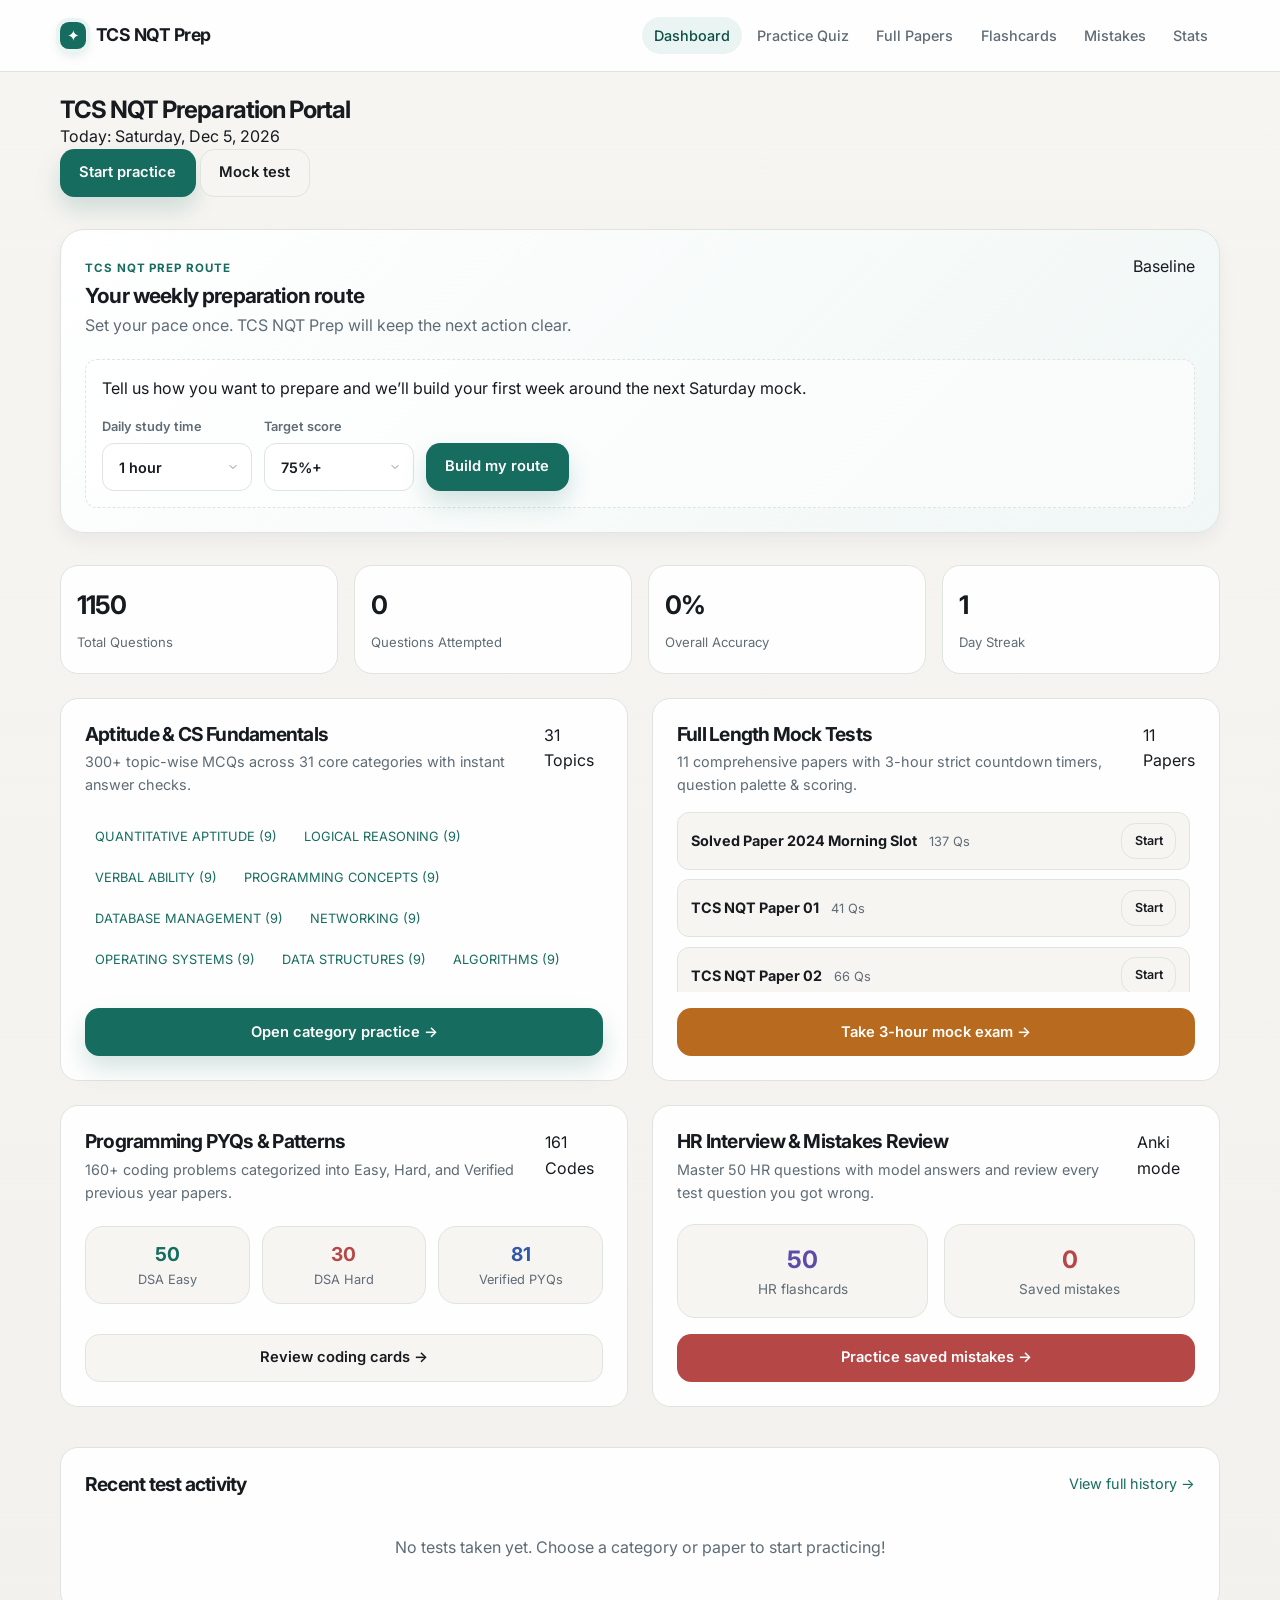
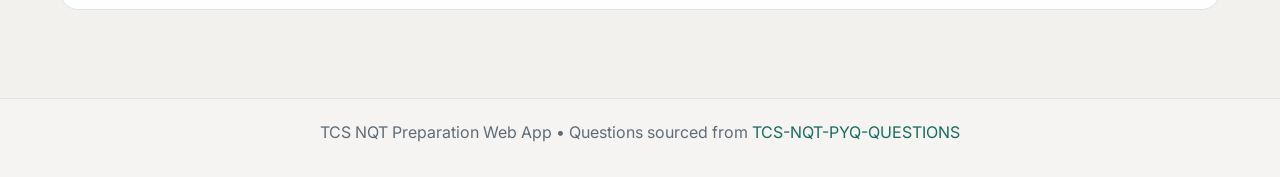
<file: index.html>
<!DOCTYPE html>
<html lang="en">
<head>
  <meta charset="UTF-8">
  <meta name="viewport" content="width=device-width, initial-scale=1.0">
  <title>TCS NQT Prep — Dashboard</title>
  <link rel="stylesheet" href="css/style.css?v=20261023-dock">
  <link rel="preconnect" href="https://fonts.googleapis.com">
  <link rel="preconnect" href="https://fonts.gstatic.com" crossorigin>
  <link href="https://fonts.googleapis.com/css2?family=Inter:wght@400;500;600;700&family=Fira+Code:wght@400;500&display=swap" rel="stylesheet">
  <link rel="stylesheet" href="https://cdnjs.cloudflare.com/ajax/libs/font-awesome/6.5.2/css/all.min.css">
</head>
<body>

  <!-- Navigation -->
  <nav class="navbar">
    <div class="container nav-shell">
      <div class="nav-brand">
        <span class="brand-icon" aria-hidden="true">✦</span>
        <span>TCS NQT Prep</span>
      </div>
      <div class="nav-links" id="main-nav">
        <a href="index.html" class="active">Dashboard</a>
        <a href="quiz.html">Practice Quiz</a>
        <a href="test.html">Full Papers</a>
        <a href="flashcards.html">Flashcards</a>
        <a href="mistakes.html">Mistakes</a>
        <a href="stats.html">Stats</a>
      </div>
      <button class="nav-toggle" aria-label="Toggle navigation" aria-expanded="false" onclick="toggleNavMenu()">
        <span></span>
        <span></span>
        <span></span>
      </button>
    </div>
  </nav>
  <nav class="mobile-dock" aria-label="Mobile navigation">
    <a href="index.html" class="active"><span class="dock-icon">⌂</span>Home</a>
    <a href="quiz.html"><span class="dock-icon">✓</span>Quiz</a>
    <a href="test.html"><span class="dock-icon">▣</span>Mocks</a>
    <a href="flashcards.html"><span class="dock-icon">◇</span>Cards</a>
    <a href="mistakes.html"><span class="dock-icon">!</span>Mistakes</a>
    <a href="stats.html"><span class="dock-icon">↗</span>Stats</a>
  </nav>

  <main class="container">
    <!-- Hero / Welcome Section -->
    <section class="hero-section" style="margin-bottom: 2rem;">
      <div class="hero-copy">
        <h1>TCS NQT Preparation Portal</h1>
        <p id="today-date">Comprehensive PYQ bank, 3-hour timed mock exams, flashcard review, and mistake tracking.</p>
      </div>
      <div class="hero-actions">
        <a href="quiz.html" class="btn btn-primary">Start practice</a>
        <a href="test.html" class="btn btn-secondary">Mock test</a>
      </div>
    </section>

    <!-- Guided weekly route -->
    <section class="routebook-card" id="routebook" aria-labelledby="routebook-title">
      <div class="routebook-heading">
        <div>
          <span class="eyebrow">TCS NQT PREP ROUTE</span>
          <h2 id="routebook-title">Your weekly preparation route</h2>
          <p id="routebook-subtitle">Set your pace once. TCS NQT Prep will keep the next action clear.</p>
        </div>
        <span class="badge badge-primary" id="routebook-phase">Baseline</span>
      </div>
      <div id="routebook-setup" class="routebook-setup">
        <p>Tell us how you want to prepare and we’ll build your first week around the next Saturday mock.</p>
        <div class="routebook-form">
          <label>Daily study time
            <select id="plan-daily-time"><option value="30">30 minutes</option><option value="60" selected>1 hour</option><option value="90">90 minutes</option><option value="120">2 hours</option></select>
          </label>
          <label>Target score
            <select id="plan-target"><option value="60">60%+</option><option value="75" selected>75%+</option><option value="85">85%+</option></select>
          </label>
          <button class="btn btn-primary" id="create-plan-btn" type="button">Build my route</button>
        </div>
      </div>
      <div id="routebook-content" class="hidden"></div>
    </section>

    <!-- Quick Stats Row -->
    <div class="stats-grid" id="quick-stats">
      <div class="card stat-card">
        <div class="stat-value" id="stat-total-q">0</div>
        <div class="stat-label">Total Questions</div>
      </div>
      <div class="card stat-card">
        <div class="stat-value" id="stat-attempted">0</div>
        <div class="stat-label">Questions Attempted</div>
      </div>
      <div class="card stat-card">
        <div class="stat-value" id="stat-accuracy">0%</div>
        <div class="stat-label">Overall Accuracy</div>
      </div>
      <div class="card stat-card">
        <div class="stat-value" id="stat-streak">0</div>
        <div class="stat-label">Day Streak</div>
      </div>
    </div>

    <!-- Main 4 Sections Grid -->
    <div class="grid grid-2" style="gap: 1.5rem; margin-bottom: 2.5rem;">
      
      <!-- Card 1: Practice Quiz -->
      <div class="card module-card">
        <div class="module-card-header">
          <div>
            <h2>Aptitude & CS Fundamentals</h2>
            <p>300+ topic-wise MCQs across 31 core categories with instant answer checks.</p>
          </div>
          <span class="badge badge-primary" id="badge-cat-count">31 Topics</span>
        </div>
        <div style="display:flex; flex-wrap:wrap; gap:0.5rem; max-height: 180px; overflow-y: auto; padding: 0.5rem 0;" id="popular-cats">
          <!-- Dynamically filled -->
        </div>
        <div class="card-actions">
          <a href="quiz.html" class="btn btn-primary btn-block">Open category practice →</a>
        </div>
      </div>

      <!-- Card 2: Full Length Timed Tests -->
      <div class="card module-card">
        <div class="module-card-header">
          <div>
            <h2>Full Length Mock Tests</h2>
            <p>11 comprehensive papers with 3-hour strict countdown timers, question palette & scoring.</p>
          </div>
          <span class="badge badge-warning" id="badge-paper-count">11 Papers</span>
        </div>
        <div style="display:flex; flex-direction:column; gap:0.6rem; max-height: 180px; overflow-y: auto; padding-right: 0.3rem;" id="sample-papers">
          <!-- Dynamically filled -->
        </div>
        <div class="card-actions">
          <a href="test.html" class="btn btn-warning btn-block">Take 3-hour mock exam →</a>
        </div>
      </div>

      <!-- Card 3: Programming PYQs -->
      <div class="card module-card">
        <div class="module-card-header">
          <div>
            <h2>Programming PYQs & Patterns</h2>
            <p>160+ coding problems categorized into Easy, Hard, and Verified previous year papers.</p>
          </div>
          <span class="badge badge-info">161 Codes</span>
        </div>
        <div class="grid grid-3" style="gap:0.75rem; margin-top:0.35rem;">
          <a href="flashcards.html?type=programming_easy" class="card" style="background:var(--surface-alt); text-decoration:none; padding:0.8rem; text-align:center; border:1px solid var(--border);">
            <div style="font-size:1.2rem; font-weight:700; color:var(--accent);">50</div>
            <div style="font-size:0.8rem; color:var(--text-secondary);">DSA Easy</div>
          </a>
          <a href="flashcards.html?type=programming_hard" class="card" style="background:var(--surface-alt); text-decoration:none; padding:0.8rem; text-align:center; border:1px solid var(--border);">
            <div style="font-size:1.2rem; font-weight:700; color:var(--error);">30</div>
            <div style="font-size:0.8rem; color:var(--text-secondary);">DSA Hard</div>
          </a>
          <a href="flashcards.html?type=programming_verified" class="card" style="background:var(--surface-alt); text-decoration:none; padding:0.8rem; text-align:center; border:1px solid var(--border);">
            <div style="font-size:1.2rem; font-weight:700; color:var(--info);">81</div>
            <div style="font-size:0.8rem; color:var(--text-secondary);">Verified PYQs</div>
          </a>
        </div>
        <div class="card-actions">
          <a href="flashcards.html" class="btn btn-secondary btn-block">Review coding cards →</a>
        </div>
      </div>

      <!-- Card 4: HR Questions & Mistake Notebook -->
      <div class="card module-card">
        <div class="module-card-header">
          <div>
            <h2>HR Interview & Mistakes Review</h2>
            <p>Master 50 HR questions with model answers and review every test question you got wrong.</p>
          </div>
          <span class="badge badge-purple">Anki mode</span>
        </div>
        <div style="display:flex; gap:1rem; margin-top:0.25rem;">
          <a href="flashcards.html?type=hr" class="card" style="flex:1; background:var(--surface-alt); text-decoration:none; padding:1rem; text-align:center; border:1px solid var(--border);">
            <div style="font-size:1.5rem; font-weight:700; color:var(--purple);">50</div>
            <div style="font-size:0.85rem; color:var(--text-secondary);">HR flashcards</div>
          </a>
          <a href="mistakes.html" class="card" style="flex:1; background:var(--surface-alt); text-decoration:none; padding:1rem; text-align:center; border:1px solid var(--border);">
            <div style="font-size:1.5rem; font-weight:700; color:var(--error);" id="mistakes-count-badge">0</div>
            <div style="font-size:0.85rem; color:var(--text-secondary);">Saved mistakes</div>
          </a>
        </div>
        <div class="card-actions">
          <a href="mistakes.html" class="btn btn-danger btn-block">Practice saved mistakes →</a>
        </div>
      </div>

    </div>

    <!-- Recent Activity Section -->
    <section class="card" style="margin-bottom: 2.5rem;">
      <div style="display:flex; justify-content:space-between; align-items:center; margin-bottom:1rem; gap:1rem; flex-wrap:wrap;">
        <h3 style="font-size:1.2rem;">Recent test activity</h3>
        <a href="stats.html" style="color:var(--accent); font-size:0.9rem; text-decoration:none;">View full history →</a>
      </div>
      <div id="recent-tests-list">
        <!-- Rendered via JS -->
      </div>
    </section>
  </main>

  <footer class="footer">
    <p>TCS NQT Preparation Web App • Questions sourced from <a href="https://github.com/Arjunpolen/TCS-NQT-PYQ-QUESTIONS" target="_blank">TCS-NQT-PYQ-QUESTIONS</a></p>
  </footer>

  <script src="js/qb01.js?v=20261024-bank"></script>
  <script src="js/qb02.js?v=20261024-bank"></script>
  <script src="js/qb03.js?v=20261024-bank"></script>
  <script src="js/qb04.js?v=20261024-bank"></script>
  <script src="js/qb05.js?v=20261024-bank"></script>
  <script src="js/qb06.js?v=20261024-bank"></script>
  <script src="js/qb07.js?v=20261024-bank"></script>
  <script src="js/qb08.js?v=20261024-bank"></script>
  <script src="js/qb09.js?v=20261024-bank"></script>
  <script src="js/qb10.js?v=20261024-bank"></script>
  <script src="js/qb11.js?v=20261024-bank"></script>
  <script src="js/qb12.js?v=20261024-bank"></script>
  <script src="js/qb13.js?v=20261024-bank"></script>
  <script src="js/qb14.js?v=20261024-bank"></script>
  <script src="js/qb15.js?v=20261024-bank"></script>
  <script src="js/qb16.js?v=20261024-bank"></script>
  <script src="js/qb17.js?v=20261024-bank"></script>
  <script src="js/qb18.js?v=20261024-bank"></script>
  <script src="js/qb19.js?v=20261024-bank"></script>
  <script src="js/qb20.js?v=20261024-bank"></script>
  <script src="js/qb21.js?v=20261024-bank"></script>
  <script src="js/qb22.js?v=20261024-bank"></script>
  <script src="question-bank.js?v=20261024-bank"></script>
  <script src="js/storage.js"></script>
  <script>
    function toggleNavMenu() {
      const nav = document.getElementById('main-nav');
      const toggle = document.querySelector('.nav-toggle');
      if (!nav || !toggle) return;
      nav.classList.toggle('open');
      const isOpen = nav.classList.contains('open');
      toggle.classList.toggle('active', isOpen);
      toggle.setAttribute('aria-expanded', String(isOpen));
    }

    function initDashboard() {
      const streak = Storage.updateStreak();
      const stats = Storage.getStats();

      function localDate(date = new Date()) {
        return new Date(date.getFullYear(), date.getMonth(), date.getDate());
      }

      function getNextSaturday() {
        const date = localDate();
        const days = (6 - date.getDay() + 7) % 7;
        date.setDate(date.getDate() + days);
        return date;
      }

      function phaseFor(stats, history) {
        if (!history.length && !stats.totalAttempted) return 'Baseline';
        if (history.length >= 8) return 'Final readiness';
        if (history.length >= 3) return 'Mock-test preparation';
        if (stats.accuracy < 60) return 'Fundamentals';
        return 'Strengthening';
      }

      function renderRoutebook() {
        const setup = document.getElementById('routebook-setup');
        const content = document.getElementById('routebook-content');
        const plan = Storage.getPlan();
        const history = Storage.getTestHistory();
        const currentStats = Storage.getStats();
        const nextSaturday = getNextSaturday();
        const day = new Date().getDay();
        const isSaturday = day === 6;
        const completed = new Set(plan?.completedActivities || []);
        const phase = phaseFor(currentStats, history);
        const nextAction = isSaturday
          ? { title: 'Take this week’s mock test', detail: 'Use Saturday to measure the work from this cycle.', href: 'test.html', id: 'mock-' + nextSaturday.toISOString().slice(0, 10), time: '3 hours' }
          : currentStats.accuracy < 60
            ? { title: 'Practice your weakest foundation topic', detail: 'Start with a focused category quiz and review every mistake.', href: 'quiz.html', id: 'foundations-' + nextSaturday.toISOString().slice(0, 10), time: `${plan?.dailyTime || 60} min` }
            : Storage.getMistakes().length
              ? { title: 'Recover your saved mistakes', detail: 'Turn recent wrong answers into points before Saturday.', href: 'mistakes.html', id: 'mistakes-' + nextSaturday.toISOString().slice(0, 10), time: `${plan?.dailyTime || 60} min` }
              : { title: 'Review coding flashcards', detail: 'Strengthen recall with one focused coding deck.', href: 'flashcards.html?type=programming_verified', id: 'cards-' + nextSaturday.toISOString().slice(0, 10), time: `${plan?.dailyTime || 60} min` };

        if (!plan) {
          setup.classList.remove('hidden');
          content.classList.add('hidden');
          return;
        }
        setup.classList.add('hidden');
        content.classList.remove('hidden');
        document.getElementById('routebook-phase').textContent = phase;
        const daysUntil = Math.max(0, Math.round((nextSaturday - localDate()) / 86400000));
        const weekMockCount = history.filter(h => h.timeTaken && h.timeTaken !== 'Practice Quiz').length;
        content.innerHTML = `
          <div class="routebook-next">
            <div><span class="eyebrow">NEXT BEST ACTION · ${nextAction.time}</span><h3>${nextAction.title}</h3><p>${nextAction.detail}</p></div>
            <div class="routebook-actions"><a class="btn btn-primary" href="${nextAction.href}">${completed.has(nextAction.id) ? 'Open again' : 'Start now'} →</a><button class="btn btn-secondary btn-sm" type="button" id="complete-route-action">Mark complete</button></div>
          </div>
          <div class="routebook-week">
            <div><strong>${isSaturday ? 'Mock day' : `${daysUntil} day${daysUntil === 1 ? '' : 's'} to Saturday`}</strong><span>Next mock: ${nextSaturday.toLocaleDateString('en-US', { month: 'short', day: 'numeric' })}</span></div>
            <div><strong>${weekMockCount} / 10</strong><span>Mock tests completed</span></div>
            <div><strong>${plan.dailyTime} min</strong><span>Daily target · ${plan.target}% goal</span></div>
          </div>
          <div class="routebook-days" aria-label="Weekly preparation schedule">
            ${['Sunday · Review', 'Mon–Thu · Build', 'Friday · Revise', 'Saturday · Mock'].map((label, index) => `<span class="${index === (day === 0 ? 0 : day === 6 ? 3 : day === 5 ? 2 : 1) ? 'active' : ''}">${label}</span>`).join('')}
          </div>`;
        document.getElementById('complete-route-action').onclick = () => { Storage.completeActivity(nextAction.id); renderRoutebook(); };
      }

      document.getElementById('create-plan-btn').addEventListener('click', () => {
        Storage.savePlan({ dailyTime: Number(document.getElementById('plan-daily-time').value), target: Number(document.getElementById('plan-target').value), createdAt: new Date().toISOString(), completedActivities: [] });
        renderRoutebook();
      });

      const d = new Date();
      document.getElementById('today-date').textContent = `Today: ${d.toLocaleDateString('en-US', { weekday: 'long', year: 'numeric', month: 'short', day: 'numeric' })}`;

      let totalQ = 0;
      if (typeof QUESTION_BANK !== 'undefined') {
        if (QUESTION_BANK.categories) {
          totalQ += QUESTION_BANK.categories.reduce((acc, c) => acc + (c.questions ? c.questions.length : 0), 0);
        }
        if (QUESTION_BANK.papers) {
          QUESTION_BANK.papers.forEach(p => {
            if (p.sections) {
              p.sections.forEach(s => totalQ += (s.questions ? s.questions.length : 0));
            }
          });
        }
        if (QUESTION_BANK.flashcards) {
          totalQ += (QUESTION_BANK.flashcards.hr?.length || 0);
          totalQ += (QUESTION_BANK.flashcards.programming_easy?.length || 0);
          totalQ += (QUESTION_BANK.flashcards.programming_hard?.length || 0);
          totalQ += (QUESTION_BANK.flashcards.programming_verified?.length || 0);
        }
      }

      document.getElementById('stat-total-q').textContent = totalQ;
      document.getElementById('stat-attempted').textContent = stats.totalAttempted;
      document.getElementById('stat-accuracy').textContent = stats.accuracy + '%';
      document.getElementById('stat-streak').textContent = stats.streakDays;

      const mistakes = Storage.getMistakes();
      document.getElementById('mistakes-count-badge').textContent = mistakes.length;
      renderRoutebook();

      const catContainer = document.getElementById('popular-cats');
      if (QUESTION_BANK.categories && catContainer) {
        catContainer.innerHTML = QUESTION_BANK.categories.map(c => `
          <a href="quiz.html?category=${c.id}" class="badge badge-outline" style="text-decoration:none; padding:0.4rem 0.6rem; font-size:0.8rem;">
            ${c.name} (${c.questions?.length || 0})
          </a>
        `).join('');
      }

      const papersContainer = document.getElementById('sample-papers');
      if (QUESTION_BANK.papers && papersContainer) {
        const history = Storage.getTestHistory();
        papersContainer.innerHTML = QUESTION_BANK.papers.slice(0, 4).map(p => {
          let count = 0;
          if (p.sections) p.sections.forEach(s => count += (s.questions ? s.questions.length : 0));
          const past = history.find(h => h.paperId === p.id);
          const badgeHtml = past ? `<span class="badge badge-success" style="font-size:0.75rem;">Best: ${past.percentage}%</span>` : '';
          return `
            <div style="display:flex; justify-content:space-between; align-items:center; background:var(--surface-alt); padding:0.6rem 0.8rem; border-radius:var(--radius-sm); border:1px solid var(--border); gap:0.5rem;">
              <div>
                <strong style="font-size:0.9rem; color:var(--text);">${p.name}</strong>
                <span style="font-size:0.8rem; color:var(--text-secondary); margin-left:0.5rem;">${count} Qs</span>
              </div>
              <div style="display:flex; align-items:center; gap:0.5rem; flex-wrap:wrap; justify-content:flex-end;">
                ${badgeHtml}
                <a href="test.html?paper=${p.id}" class="btn btn-secondary btn-sm">Start</a>
              </div>
            </div>
          `;
        }).join('');
      }

      const recentContainer = document.getElementById('recent-tests-list');
      const testHistory = Storage.getTestHistory();
      if (!testHistory || testHistory.length === 0) {
        recentContainer.innerHTML = `<div style="text-align:center; padding:1.5rem; color:var(--text-secondary);">No tests taken yet. Choose a category or paper to start practicing!</div>`;
      } else {
        recentContainer.innerHTML = `
          <table class="table">
            <thead>
              <tr>
                <th>Paper / Category</th>
                <th>Score</th>
                <th>Accuracy</th>
                <th>Time</th>
                <th>Date</th>
              </tr>
            </thead>
            <tbody>
              ${testHistory.slice(0, 5).map(t => `
                <tr>
                  <td>${t.paperName}</td>
                  <td>${t.score} / ${t.total}</td>
                  <td>
                    <span class="badge ${t.percentage >= 70 ? 'badge-success' : (t.percentage >= 40 ? 'badge-warning' : 'badge-danger')}">
                      ${t.percentage}%
                    </span>
                  </td>
                  <td>${t.timeTaken || '—'}</td>
                  <td>${new Date(t.date).toLocaleDateString('en-US', { month: 'short', day: 'numeric', year: 'numeric' })}</td>
                </tr>
              `).join('')}
            </tbody>
          </table>
        `;
      }
    }

    document.addEventListener('DOMContentLoaded', () => {
      if (typeof QUESTION_BANK !== 'undefined' && QUESTION_BANK) initDashboard();
      else document.addEventListener('question-bank-ready', initDashboard, { once: true });
    });
  </script>
</body>
</html>
</file>
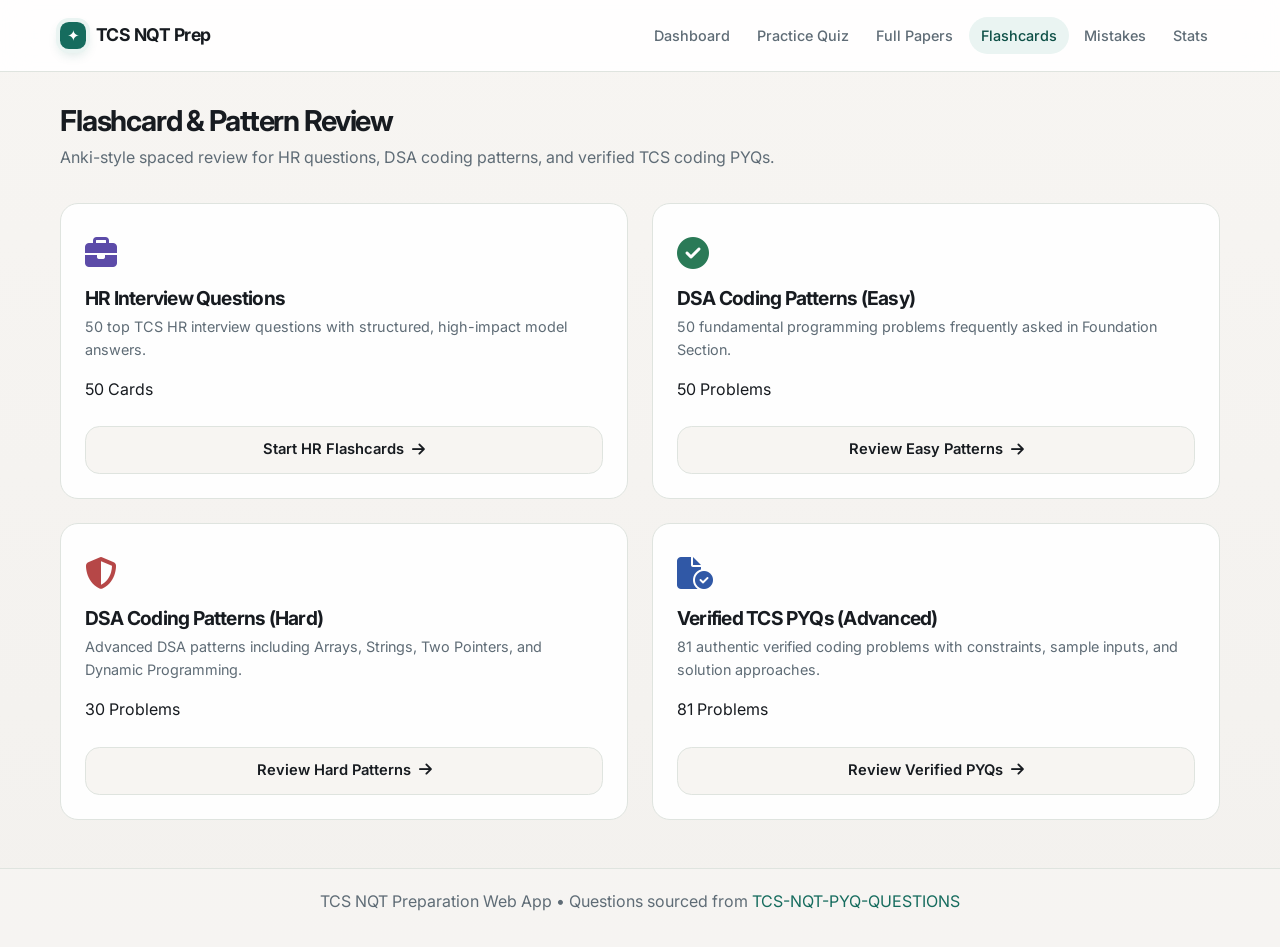
<file: flashcards.html>
<!DOCTYPE html>
<html lang="en">
<head>
  <meta charset="UTF-8">
  <meta name="viewport" content="width=device-width, initial-scale=1.0">
  <title>Flashcards & Patterns — TCS NQT Prep</title>
  <link rel="stylesheet" href="css/style.css?v=20261023-dock">
  <link rel="stylesheet" href="https://cdnjs.cloudflare.com/ajax/libs/font-awesome/6.5.2/css/all.min.css">
  <link rel="preconnect" href="https://fonts.googleapis.com">
  <link rel="preconnect" href="https://fonts.gstatic.com" crossorigin>
  <link href="https://fonts.googleapis.com/css2?family=Inter:wght@400;500;600;700&family=Fira+Code:wght@400;500&display=swap" rel="stylesheet">
  <style>
    :root {
      --bg: #f5f3ef;
      --surface: #ffffff;
      --surface-hover: #f4f0ec;
      --border: #dfe4df;
      --text: #171b20;
      --text-secondary: #5f6c76;
      --accent: #166c5e;
      --accent-dim: #eaf4f2;
      --error: #b64747;
      --error-dim: #fdeceb;
      --warning: #b86a1e;
      --warning-dim: #fff2e7;
      --success: #2a7a57;
      --success-dim: #e8f5ed;
      --purple: #5c4ba8;
      --purple-dim: #f2efff;
      --info: #3058a6;
      --info-dim: #edf3ff;
      --radius: 18px;
      --radius-sm: 12px;
      --shadow: 0 8px 18px rgba(17,24,39,.05);
      --transition: .22s ease;
    }

    body {
      font-family: 'Inter', 'Segoe UI', system-ui, sans-serif;
      background: linear-gradient(180deg, #f7f5f2 0%, #f3f1ee 100%);
      color: var(--text);
      line-height: 1.6;
    }

    .nav-brand {
      display: inline-flex;
      align-items: center;
      gap: 0.6rem;
    }
    .flashcard-inner {
      position: relative;
      width: 100%;
      min-height: 420px;
      text-align: left;
      transition: transform 0.6s cubic-bezier(0.4, 0, 0.2, 1);
      transform-style: preserve-3d;
      cursor: pointer;
    }
    .flashcard-inner.flipped {
      transform: rotateY(180deg);
    }
    .flashcard-face {
      position: absolute;
      top: 0;
      left: 0;
      width: 100%;
      height: 100%;
      -webkit-backface-visibility: hidden;
      backface-visibility: hidden;
      border-radius: var(--radius);
      border: 1px solid var(--border);
      background: var(--surface);
      padding: 2rem;
      box-shadow: var(--shadow);
      display: flex;
      flex-direction: column;
      overflow-y: auto;
      min-width: 0;
    }
    .flashcard-back {
      transform: rotateY(180deg);
      background: var(--surface-hover);
      border-color: var(--accent);
    }
    .code-container {
      background: #050508;
      border: 1px solid var(--border);
      border-radius: var(--radius-sm);
      padding: 1rem;
      font-family: var(--mono);
      font-size: 0.88rem;
      overflow-x: auto;
      color: #79c0ff;
      line-height: 1.5;
      margin-top: 0.75rem;
      text-align: left;
      white-space: pre;
      max-width: 100%;
    }
    .code-container pre {
      margin: 0;
      text-align: left;
      white-space: pre;
      tab-size: 4;
    }
    .code-label {
      margin-top: .75rem;
      color: var(--text-secondary);
      font-size: .75rem;
      font-weight: 700;
      letter-spacing: .06em;
      text-transform: uppercase;
    }
    .flashcard-problem { margin-top: .5rem; line-height: 1.5; }
    .flashcard-meta { margin-top: .55rem; color: var(--text-secondary); font-size: .85rem; }
    .flashcard-answer, .flashcard-explanation { line-height: 1.7; font-size: 1rem; color: var(--text); }
    .flashcard-explanation, .flashcard-hint-text { margin-top: .75rem; line-height: 1.5; }
    .flashcard-hint-text { color: var(--warning); font-size: .9rem; }
    .flashcard-muted { color: var(--text-secondary); }
    .card-perspective {
      perspective: 1200px;
      max-width: 820px;
      min-height: 420px;
      margin: 0 auto;
      min-width: 0;
    }
    .progress-fill {
      height: 100%;
      width: 0;
      border-radius: 999px;
      background: var(--accent);
      transition: width .35s ease;
    }
    .review-action-btn {
      flex: 1;
      padding: 0.75rem 1rem;
      border-radius: var(--radius-sm);
      border: none;
      font-weight: 600;
      cursor: pointer;
      display: flex;
      flex-direction: column;
      align-items: center;
      gap: 0.25rem;
      transition: transform 0.15s ease;
    }
    .review-action-btn:hover {
      transform: translateY(-2px);
    }
    .review-action-btn.btn-again {
      background: var(--error-dim);
      color: var(--error);
      border: 1px solid var(--error);
    }
    .review-action-btn.btn-hard {
      background: var(--warning-dim);
      color: var(--warning);
      border: 1px solid var(--warning);
    }
    .review-action-btn.btn-easy {
      background: var(--accent-dim);
      color: var(--accent);
      border: 1px solid var(--accent);
    }
    .hidden {
      display: none !important;
    }
    @media (max-width: 640px) {
      .card-perspective, .flashcard-inner { min-height: 520px; }
      .flashcard-face { padding: 1.25rem; }
      .review-action-btn { min-width: 100%; }
    }
  </style>
</head>
<body>

  <!-- Navigation -->
  <nav class="navbar">
    <div class="container nav-shell">
      <div class="nav-brand">
        <span class="brand-icon" aria-hidden="true">✦</span>
        <span>TCS NQT Prep</span>
      </div>
      <div class="nav-links" id="main-nav">
        <a href="index.html">Dashboard</a>
        <a href="quiz.html">Practice Quiz</a>
        <a href="test.html">Full Papers</a>
        <a href="flashcards.html" class="active">Flashcards</a>
        <a href="mistakes.html">Mistakes</a>
        <a href="stats.html">Stats</a>
      </div>
      <button class="nav-toggle" aria-label="Toggle navigation" aria-expanded="false" onclick="const nav=document.querySelector('.nav-links'); nav.classList.toggle('open'); this.classList.toggle('active'); this.setAttribute('aria-expanded', nav.classList.contains('open'))">
        <span></span>
        <span></span>
        <span></span>
      </button>
    </div>
  </nav>
  <nav class="mobile-dock" aria-label="Mobile navigation">
    <a href="index.html"><span class="dock-icon">⌂</span>Home</a>
    <a href="quiz.html"><span class="dock-icon">✓</span>Quiz</a>
    <a href="test.html"><span class="dock-icon">▣</span>Mocks</a>
    <a href="flashcards.html" class="active"><span class="dock-icon">◇</span>Cards</a>
    <a href="mistakes.html"><span class="dock-icon">!</span>Mistakes</a>
    <a href="stats.html"><span class="dock-icon">↗</span>Stats</a>
  </nav>

  <div class="container" style="margin-top:2rem; margin-bottom:3rem;">

    <!-- 1. Selection Screen -->
    <div id="screen-select-type">
      <div style="margin-bottom:2rem;">
        <h1 style="font-size:1.8rem; margin-bottom:0.5rem;">Flashcard & Pattern Review</h1>
        <p style="color:var(--text-secondary);">Anki-style spaced review for HR questions, DSA coding patterns, and verified TCS coding PYQs.</p>
      </div>

      <div class="grid grid-2" style="gap:1.5rem;">
        <div class="card" style="display:flex; flex-direction:column; justify-content:space-between;">
          <div>
            <div style="font-size:2rem; margin-bottom:0.5rem; color:var(--purple);"><i class="fa-solid fa-briefcase"></i></div>
            <h3 style="font-size:1.2rem; margin-bottom:0.35rem;">HR Interview Questions</h3>
            <p style="color:var(--text-secondary); font-size:0.9rem; margin-bottom:1rem;">50 top TCS HR interview questions with structured, high-impact model answers.</p>
            <span class="badge badge-purple">50 Cards</span>
          </div>
          <a href="flashcards.html?type=hr" class="btn btn-secondary" style="margin-top:1.5rem; text-align:center;">Start HR Flashcards <i class="fa-solid fa-arrow-right"></i></a>
        </div>

        <div class="card" style="display:flex; flex-direction:column; justify-content:space-between;">
          <div>
            <div style="font-size:2rem; margin-bottom:0.5rem; color:var(--success);"><i class="fa-solid fa-circle-check"></i></div>
            <h3 style="font-size:1.2rem; margin-bottom:0.35rem;">DSA Coding Patterns (Easy)</h3>
            <p style="color:var(--text-secondary); font-size:0.9rem; margin-bottom:1rem;">50 fundamental programming problems frequently asked in Foundation Section.</p>
            <span class="badge badge-success">50 Problems</span>
          </div>
          <a href="flashcards.html?type=programming_easy" class="btn btn-secondary" style="margin-top:1.5rem; text-align:center;">Review Easy Patterns <i class="fa-solid fa-arrow-right"></i></a>
        </div>

        <div class="card" style="display:flex; flex-direction:column; justify-content:space-between;">
          <div>
            <div style="font-size:2rem; margin-bottom:0.5rem; color:var(--error);"><i class="fa-solid fa-shield-halved"></i></div>
            <h3 style="font-size:1.2rem; margin-bottom:0.35rem;">DSA Coding Patterns (Hard)</h3>
            <p style="color:var(--text-secondary); font-size:0.9rem; margin-bottom:1rem;">Advanced DSA patterns including Arrays, Strings, Two Pointers, and Dynamic Programming.</p>
            <span class="badge badge-danger">30 Problems</span>
          </div>
          <a href="flashcards.html?type=programming_hard" class="btn btn-secondary" style="margin-top:1.5rem; text-align:center;">Review Hard Patterns <i class="fa-solid fa-arrow-right"></i></a>
        </div>

        <div class="card" style="display:flex; flex-direction:column; justify-content:space-between;">
          <div>
            <div style="font-size:2rem; margin-bottom:0.5rem; color:var(--info);"><i class="fa-solid fa-file-circle-check"></i></div>
            <h3 style="font-size:1.2rem; margin-bottom:0.35rem;">Verified TCS PYQs (Advanced)</h3>
            <p style="color:var(--text-secondary); font-size:0.9rem; margin-bottom:1rem;">81 authentic verified coding problems with constraints, sample inputs, and solution approaches.</p>
            <span class="badge badge-info">81 Problems</span>
          </div>
          <a href="flashcards.html?type=programming_verified" class="btn btn-secondary" style="margin-top:1.5rem; text-align:center;">Review Verified PYQs <i class="fa-solid fa-arrow-right"></i></a>
        </div>
      </div>
    </div>

    <!-- 2. Active Flashcard Screen -->
    <div id="screen-flashcard-active" class="hidden">
      <!-- Top status & progress -->
      <div style="display:flex; justify-content:space-between; align-items:center; margin-bottom:1rem; max-width:820px; margin-left:auto; margin-right:auto; gap:0.75rem; flex-wrap:wrap;">
        <div>
          <span class="badge badge-primary" id="fc-deck-title">HR Deck</span>
          <span style="font-size:0.9rem; color:var(--text-secondary); margin-left:0.5rem;" id="fc-counter">Card 1 / 50</span>
        </div>
        <div style="display:flex; gap:0.5rem;">
          <button class="btn btn-secondary btn-sm" onclick="FlashcardEngine.shuffle()"><i class="fa-solid fa-shuffle"></i> Shuffle</button>
          <a href="flashcards.html" class="btn btn-secondary btn-sm">Exit Deck</a>
        </div>
      </div>

      <!-- Progress bar -->
      <div class="progress-bar" style="max-width:820px; margin-left:auto; margin-right:auto; margin-bottom:1.5rem;">
        <div class="progress-fill" id="fc-progress" style="width:0%;"></div>
      </div>

      <!-- 3D Flip Card Container -->
      <div class="card-perspective">
        <div class="flashcard-inner" id="card-inner" onclick="FlashcardEngine.toggleFlip()">
          
          <!-- Card Front -->
          <div class="flashcard-face flashcard-front">
            <div style="display:flex; justify-content:space-between; align-items:flex-start; margin-bottom:1.5rem; gap:0.5rem;">
              <span class="badge badge-outline" id="fc-front-tag">QUESTION</span>
              <span style="font-size:0.8rem; color:var(--text-secondary);">Click anywhere or press Space to flip</span>
            </div>
            
            <div style="flex:1; display:flex; flex-direction:column; justify-content:center;">
              <h2 id="fc-front-text" style="font-size:1.4rem; line-height:1.5; color:var(--text);">Question text loading...</h2>
              <div id="fc-front-extra" style="margin-top:1rem; color:var(--text-secondary); font-size:0.95rem;"></div>
            </div>

            <div style="margin-top:1.5rem; text-align:center; color:var(--accent); font-weight:500; font-size:0.9rem;">
              <i class="fa-solid fa-hand-pointer"></i> Tap to reveal answer and code solution
            </div>
          </div>

          <!-- Card Back -->
          <div class="flashcard-face flashcard-back">
            <div style="display:flex; justify-content:space-between; align-items:flex-start; margin-bottom:1rem; gap:0.5rem;">
              <span class="badge badge-success">MODEL SOLUTION / ANSWER</span>
              <span style="font-size:0.8rem; color:var(--text-secondary);">Click or press Space to flip back</span>
            </div>

            <div style="flex:1; overflow-y:auto;" id="fc-back-content">
              <!-- Answer or code block -->
            </div>
          </div>

        </div>
      </div>

      <!-- Bottom Anki Controls (Again, Hard, Easy) -->
      <div style="max-width:820px; margin:1.5rem auto 0 auto;">
        <div style="display:flex; gap:1rem; flex-wrap:wrap;">
          <button class="review-action-btn btn-again" onclick="FlashcardEngine.rate('again')">
            <span style="font-size:1rem;"><i class="fa-solid fa-rotate-left"></i> Again [1]</span>
            <span style="font-size:0.75rem; opacity:0.8;">Needs practice (saves to mistakes)</span>
          </button>
          <button class="review-action-btn btn-hard" onclick="FlashcardEngine.rate('hard')">
            <span style="font-size:1rem;"><i class="fa-solid fa-circle-half-stroke"></i> Hard [2]</span>
            <span style="font-size:0.75rem; opacity:0.8;">Understood with effort</span>
          </button>
          <button class="review-action-btn btn-easy" onclick="FlashcardEngine.rate('easy')">
            <span style="font-size:1rem;"><i class="fa-solid fa-circle-check"></i> Easy [3]</span>
            <span style="font-size:0.75rem; opacity:0.8;">Mastered! Mark learned</span>
          </button>
        </div>
      </div>
    </div>

    <!-- 3. Deck Finished Screen -->
    <div id="screen-deck-finished" class="hidden">
      <div class="card" style="max-width:600px; margin:2rem auto; text-align:center; padding:2rem;">
        <div style="font-size:3rem; margin-bottom:1rem; color:var(--accent);"><i class="fa-solid fa-circle-check"></i></div>
        <h2 style="font-size:1.6rem; margin-bottom:0.5rem;">Review Session Complete!</h2>
        <p style="color:var(--text-secondary); margin-bottom:1.5rem;" id="finish-summary-text">You have reviewed all cards in this deck.</p>

        <div class="grid grid-3" style="gap:1rem; margin-bottom:2rem;">
          <div style="background:var(--surface-hover); padding:0.8rem; border-radius:var(--radius); border:1px solid var(--border);">
            <div style="color:var(--error); font-size:1.4rem; font-weight:700;" id="count-again">0</div>
            <div style="font-size:0.8rem; color:var(--text-secondary);">Again (Saved)</div>
          </div>
          <div style="background:var(--surface-hover); padding:0.8rem; border-radius:var(--radius); border:1px solid var(--border);">
            <div style="color:var(--warning); font-size:1.4rem; font-weight:700;" id="count-hard">0</div>
            <div style="font-size:0.8rem; color:var(--text-secondary);">Hard</div>
          </div>
          <div style="background:var(--surface-hover); padding:0.8rem; border-radius:var(--radius); border:1px solid var(--border);">
            <div style="color:var(--accent); font-size:1.4rem; font-weight:700;" id="count-easy">0</div>
            <div style="font-size:0.8rem; color:var(--text-secondary);">Easy (Learned)</div>
          </div>
        </div>

        <div style="display:flex; gap:1rem; justify-content:center; flex-wrap:wrap;">
          <button class="btn btn-primary" onclick="FlashcardEngine.restartDeck()"><i class="fa-solid fa-rotate-right"></i> Restart Deck</button>
          <a href="mistakes.html" class="btn btn-danger">Practice Mistakes</a>
          <a href="flashcards.html" class="btn btn-secondary">All Flashcards</a>
        </div>
      </div>
    </div>

  </div>

  <footer class="footer">
    <p>TCS NQT Preparation Web App • Questions sourced from <a href="https://github.com/Arjunpolen/TCS-NQT-PYQ-QUESTIONS" target="_blank" style="color:var(--accent);">TCS-NQT-PYQ-QUESTIONS</a></p>
  </footer>

  <script src="js/qb01.js?v=20261024-bank"></script>
  <script src="js/qb02.js?v=20261024-bank"></script>
  <script src="js/qb03.js?v=20261024-bank"></script>
  <script src="js/qb04.js?v=20261024-bank"></script>
  <script src="js/qb05.js?v=20261024-bank"></script>
  <script src="js/qb06.js?v=20261024-bank"></script>
  <script src="js/qb07.js?v=20261024-bank"></script>
  <script src="js/qb08.js?v=20261024-bank"></script>
  <script src="js/qb09.js?v=20261024-bank"></script>
  <script src="js/qb10.js?v=20261024-bank"></script>
  <script src="js/qb11.js?v=20261024-bank"></script>
  <script src="js/qb12.js?v=20261024-bank"></script>
  <script src="js/qb13.js?v=20261024-bank"></script>
  <script src="js/qb14.js?v=20261024-bank"></script>
  <script src="js/qb15.js?v=20261024-bank"></script>
  <script src="js/qb16.js?v=20261024-bank"></script>
  <script src="js/qb17.js?v=20261024-bank"></script>
  <script src="js/qb18.js?v=20261024-bank"></script>
  <script src="js/qb19.js?v=20261024-bank"></script>
  <script src="js/qb20.js?v=20261024-bank"></script>
  <script src="js/qb21.js?v=20261024-bank"></script>
  <script src="js/qb22.js?v=20261024-bank"></script>
  <script src="question-bank.js?v=20261024-bank"></script>
  <script src="js/storage.js"></script>
  <script src="js/flashcards.js"></script>
</body>
</html>
</file>
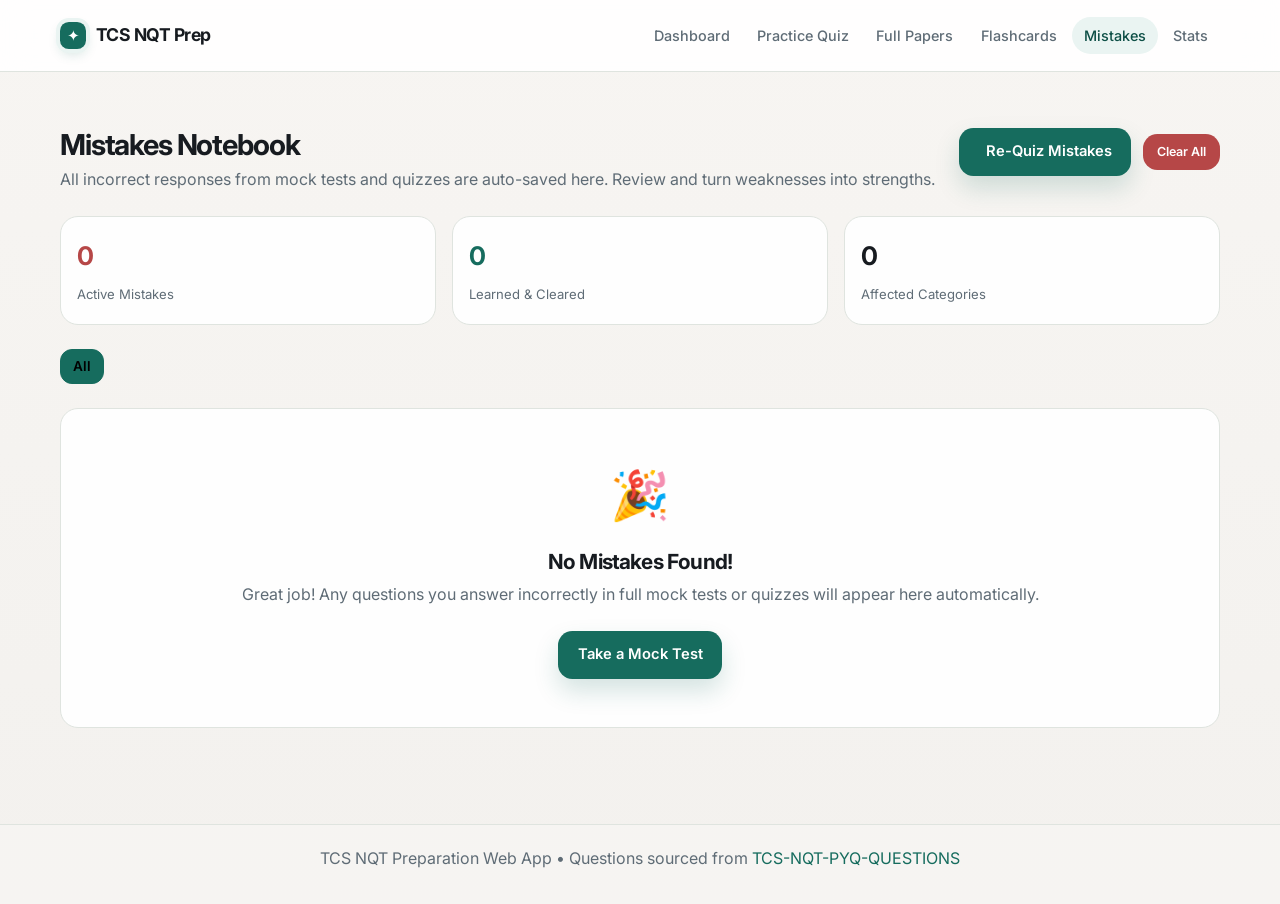
<file: mistakes.html>
<!DOCTYPE html>
<html lang="en">
<head>
  <meta charset="UTF-8">
  <meta name="viewport" content="width=device-width, initial-scale=1.0">
  <title>Mistakes Notebook — TCS NQT Prep</title>
  <link rel="stylesheet" href="css/style.css?v=20261023-dock">
  <link rel="preconnect" href="https://fonts.googleapis.com">
  <link rel="preconnect" href="https://fonts.gstatic.com" crossorigin>
  <link href="https://fonts.googleapis.com/css2?family=Inter:wght@400;500;600;700&family=Fira+Code:wght@400;500&display=swap" rel="stylesheet">
  <style>
    :root {
      --bg: #f5f3ef;
      --surface: #ffffff;
      --surface-hover: #f4f0ec;
      --border: #dfe4df;
      --text: #171b20;
      --text-secondary: #5f6c76;
      --accent: #166c5e;
      --accent-dim: #eaf4f2;
      --error: #b64747;
      --error-dim: #fdeceb;
      --warning: #b86a1e;
      --warning-dim: #fff2e7;
      --radius: 18px;
      --radius-sm: 12px;
      --shadow: 0 8px 18px rgba(17,24,39,.05);
      --transition: .22s ease;
    }

    body {
      font-family: 'Inter', 'Segoe UI', system-ui, sans-serif;
      background: linear-gradient(180deg, #f7f5f2 0%, #f3f1ee 100%);
      color: var(--text);
      line-height: 1.6;
    }

    .hidden { display: none !important; }
    .mistake-item {
      background: var(--surface);
      border: 1px solid var(--border);
      border-radius: var(--radius);
      padding: 1.25rem;
      margin-bottom: 1rem;
      transition: border-color var(--transition);
    }
    .mistake-item:hover {
      border-color: var(--error);
    }
    .filter-btn {
      padding: 0.35rem 0.75rem;
      border-radius: var(--radius-sm);
      border: 1px solid var(--border);
      background: var(--surface);
      color: var(--text-secondary);
      font-size: 0.85rem;
      cursor: pointer;
    }
    .filter-btn.active {
      background: var(--accent);
      color: #000;
      border-color: var(--accent);
      font-weight: 600;
    }
  </style>
</head>
<body>

  <!-- Navigation -->
  <nav class="navbar">
    <div class="container nav-shell">
      <div class="nav-brand">
        <span class="brand-icon" aria-hidden="true">✦</span>
        <span>TCS NQT Prep</span>
      </div>
      <div class="nav-links" id="main-nav">
        <a href="index.html">Dashboard</a>
        <a href="quiz.html">Practice Quiz</a>
        <a href="test.html">Full Papers</a>
        <a href="flashcards.html">Flashcards</a>
        <a href="mistakes.html" class="active">Mistakes</a>
        <a href="stats.html">Stats</a>
      </div>
      <button class="nav-toggle" aria-label="Toggle navigation" aria-expanded="false" onclick="const nav=document.querySelector('.nav-links'); nav.classList.toggle('open'); this.classList.toggle('active'); this.setAttribute('aria-expanded', nav.classList.contains('open'))">
        <span></span>
        <span></span>
        <span></span>
      </button>
    </div>
  </nav>
  <nav class="mobile-dock" aria-label="Mobile navigation">
    <a href="index.html"><span class="dock-icon">⌂</span>Home</a>
    <a href="quiz.html"><span class="dock-icon">✓</span>Quiz</a>
    <a href="test.html"><span class="dock-icon">▣</span>Mocks</a>
    <a href="flashcards.html"><span class="dock-icon">◇</span>Cards</a>
    <a href="mistakes.html" class="active"><span class="dock-icon">!</span>Mistakes</a>
    <a href="stats.html"><span class="dock-icon">↗</span>Stats</a>
  </nav>

  <main class="container" style="margin-top:2rem; margin-bottom:3rem;">
    
    <div style="display:flex; justify-content:space-between; align-items:flex-start; flex-wrap:wrap; gap:1rem; margin-bottom:1.5rem;">
      <div>
        <h1 style="font-size:1.8rem; margin-bottom:0.35rem;">Mistakes Notebook</h1>
        <p style="color:var(--text-secondary);">All incorrect responses from mock tests and quizzes are auto-saved here. Review and turn weaknesses into strengths.</p>
      </div>

      <div style="display:flex; gap:0.75rem; align-items:center;">
        <button class="btn btn-primary" id="btn-requiz" onclick="MistakesApp.startRequiz()"><i class="fa-solid fa-repeat"></i> Re-Quiz Mistakes</button>
        <button class="btn btn-danger btn-sm" onclick="MistakesApp.clearAll()">Clear All</button>
      </div>
    </div>

    <!-- Stats row -->
    <div class="stats-grid" style="margin-bottom:1.5rem;">
      <div class="card stat-card">
        <div class="stat-value" id="count-total-mistakes" style="color:var(--error);">0</div>
        <div class="stat-label">Active Mistakes</div>
      </div>
      <div class="card stat-card">
        <div class="stat-value" id="count-learned" style="color:var(--accent);">0</div>
        <div class="stat-label">Learned & Cleared</div>
      </div>
      <div class="card stat-card">
        <div class="stat-value" id="count-categories">0</div>
        <div class="stat-label">Affected Categories</div>
      </div>
    </div>

    <!-- Category filter pills -->
    <div style="margin-bottom:1.5rem; display:flex; flex-wrap:wrap; gap:0.5rem; align-items:center;" id="category-filters">
      <span style="font-size:0.85rem; color:var(--text-secondary); margin-right:0.25rem;">Filter by Category:</span>
      <button class="filter-btn active" onclick="MistakesApp.filterByCategory(null)">All</button>
      <!-- Filled dynamically -->
    </div>

    <!-- Re-Quiz Mode Container (Hidden initially) -->
    <div id="requiz-container" class="card hidden" style="margin-bottom:2rem; border-color:var(--accent);">
      <div style="display:flex; justify-content:space-between; align-items:center; margin-bottom:1rem; border-bottom:1px solid var(--border); padding-bottom:0.75rem;">
        <span class="badge badge-primary">RE-QUIZ MODE</span>
        <span id="requiz-counter" style="color:var(--text-secondary); font-size:0.9rem;">1 / 5</span>
        <button class="btn btn-secondary btn-sm" onclick="MistakesApp.exitRequiz()">Exit Re-Quiz</button>
      </div>

      <div id="requiz-question-text" style="font-size:1.15rem; line-height:1.6; margin-bottom:1.5rem;"></div>
      <div id="requiz-options" style="display:flex; flex-direction:column; gap:0.75rem; margin-bottom:1.5rem;"></div>
      <div id="requiz-feedback" class="hidden" style="margin-bottom:1.5rem;"></div>

      <div style="display:flex; justify-content:flex-end;">
        <button class="btn btn-primary hidden" id="requiz-next-btn" onclick="MistakesApp.nextRequizQuestion()">Next Question →</button>
      </div>
    </div>

    <!-- Mistakes List Container -->
    <div id="mistakes-list">
      <!-- Cards rendered dynamically -->
    </div>

  </main>

  <footer class="footer">
    <p>TCS NQT Preparation Web App • Questions sourced from <a href="https://github.com/Arjunpolen/TCS-NQT-PYQ-QUESTIONS" target="_blank" style="color:var(--accent);">TCS-NQT-PYQ-QUESTIONS</a></p>
  </footer>

  <script src="js/qb01.js?v=20261024-bank"></script>
  <script src="js/qb02.js?v=20261024-bank"></script>
  <script src="js/qb03.js?v=20261024-bank"></script>
  <script src="js/qb04.js?v=20261024-bank"></script>
  <script src="js/qb05.js?v=20261024-bank"></script>
  <script src="js/qb06.js?v=20261024-bank"></script>
  <script src="js/qb07.js?v=20261024-bank"></script>
  <script src="js/qb08.js?v=20261024-bank"></script>
  <script src="js/qb09.js?v=20261024-bank"></script>
  <script src="js/qb10.js?v=20261024-bank"></script>
  <script src="js/qb11.js?v=20261024-bank"></script>
  <script src="js/qb12.js?v=20261024-bank"></script>
  <script src="js/qb13.js?v=20261024-bank"></script>
  <script src="js/qb14.js?v=20261024-bank"></script>
  <script src="js/qb15.js?v=20261024-bank"></script>
  <script src="js/qb16.js?v=20261024-bank"></script>
  <script src="js/qb17.js?v=20261024-bank"></script>
  <script src="js/qb18.js?v=20261024-bank"></script>
  <script src="js/qb19.js?v=20261024-bank"></script>
  <script src="js/qb20.js?v=20261024-bank"></script>
  <script src="js/qb21.js?v=20261024-bank"></script>
  <script src="js/qb22.js?v=20261024-bank"></script>
  <script src="question-bank.js?v=20261024-bank"></script>
  <script src="js/storage.js"></script>
  <script>
    const MistakesApp = {
      activeCategory: null,
      mistakes: [],
      requizIndex: 0,
      requizPool: [],

      init() {
        Storage.updateStreak();
        this.loadData();
      },

      loadData() {
        this.mistakes = Storage.getMistakes();
        const learned = Storage.getLearned();

        document.getElementById('count-total-mistakes').textContent = this.mistakes.length;
        document.getElementById('count-learned').textContent = learned.length;

        // Categories count
        const cats = new Set(this.mistakes.map(m => m.category || 'General'));
        document.getElementById('count-categories').textContent = cats.size;

        this.renderCategoryFilters(Array.from(cats));
        this.renderMistakesList();
      },

      renderCategoryFilters(categories) {
        const container = document.getElementById('category-filters');
        const allBtn = container.querySelector('button');
        container.innerHTML = '';
        container.appendChild(allBtn);

        categories.forEach(cat => {
          const btn = document.createElement('button');
          btn.className = `filter-btn ${this.activeCategory === cat ? 'active' : ''}`;
          btn.textContent = cat;
          btn.onclick = () => this.filterByCategory(cat);
          container.appendChild(btn);
        });
      },

      filterByCategory(cat) {
        this.activeCategory = cat;
        const buttons = document.querySelectorAll('.filter-btn');
        buttons.forEach(b => {
          if ((cat === null && b.textContent === 'All') || b.textContent === cat) {
            b.classList.add('active');
          } else {
            b.classList.remove('active');
          }
        });
        this.renderMistakesList();
      },

      renderMistakesList() {
        const container = document.getElementById('mistakes-list');
        let filtered = this.mistakes;

        if (this.activeCategory) {
          filtered = filtered.filter(m => (m.category || 'General') === this.activeCategory);
        }

        if (filtered.length === 0) {
          container.innerHTML = `
            <div class="card" style="text-align:center; padding:3rem 1rem;">
              <div style="font-size:3rem; margin-bottom:1rem;">🎉</div>
              <h3 style="font-size:1.3rem; margin-bottom:0.5rem;">No Mistakes Found!</h3>
              <p style="color:var(--text-secondary); margin-bottom:1.5rem;">Great job! Any questions you answer incorrectly in full mock tests or quizzes will appear here automatically.</p>
              <a href="test.html" class="btn btn-primary">Take a Mock Test</a>
            </div>
          `;
          document.getElementById('btn-requiz').disabled = true;
          return;
        }

        document.getElementById('btn-requiz').disabled = false;

        container.innerHTML = filtered.map(m => `
          <div class="mistake-item">
            <div style="display:flex; justify-content:space-between; align-items:flex-start; margin-bottom:0.75rem;">
              <div>
                <span class="badge badge-outline">${escapeHtml(m.category || 'General')}</span>
                ${m.section ? `<span class="badge badge-secondary" style="margin-left:0.35rem;">${escapeHtml(m.section)}</span>` : ''}
              </div>
              <div style="display:flex; gap:0.5rem; align-items:center;">
                <button class="btn btn-secondary btn-sm" onclick="MistakesApp.markLearned('${m.questionId}')">✓ Mark Learned</button>
                <button class="btn btn-secondary btn-sm" style="color:var(--error);" onclick="MistakesApp.removeSingle('${m.questionId}')">✕</button>
              </div>
            </div>

            <div style="font-size:1.05rem; line-height:1.5; color:var(--text); margin-bottom:1rem; font-weight:500;">
              ${escapeHtml(m.questionText)}
            </div>

            <div style="display:grid; grid-template-columns:1fr 1fr; gap:1rem; background:var(--surface-hover); padding:0.75rem 1rem; border-radius:var(--radius-sm); border:1px solid var(--border); font-size:0.9rem;">
              <div>
                <span style="color:var(--error); font-weight:600;">✗ Your Answer:</span><br>
                <span style="color:var(--text-secondary);">${escapeHtml(m.yourAnswer || 'None')}</span>
              </div>
              <div>
                <span style="color:var(--accent); font-weight:600;">✓ Correct Answer:</span><br>
                <span style="color:var(--text);">${escapeHtml(m.correctAnswer || 'See solution')}</span>
              </div>
            </div>

            <div style="margin-top:0.6rem; font-size:0.75rem; color:var(--text-secondary); text-align:right;">
              Recorded: ${new Date(m.date).toLocaleString()}
            </div>
          </div>
        `).join('');
      },

      markLearned(qId) {
        Storage.markAsLearned(qId);
        this.loadData();
      },

      removeSingle(qId) {
        Storage.removeMistake(qId);
        this.loadData();
      },

      clearAll() {
        if (confirm('Are you sure you want to clear your mistakes notebook?')) {
          Storage.clearMistakes();
          this.loadData();
        }
      },

      // --- Re-Quiz Mode ---
      startRequiz() {
        const list = this.activeCategory 
          ? this.mistakes.filter(m => (m.category || 'General') === this.activeCategory)
          : this.mistakes;

        if (list.length === 0) return;

        this.requizPool = [...list];
        this.requizIndex = 0;

        document.getElementById('requiz-container').classList.remove('hidden');
        document.getElementById('requiz-container').scrollIntoView({ behavior: 'smooth' });
        this.renderRequizQuestion();
      },

      renderRequizQuestion() {
        const item = this.requizPool[this.requizIndex];
        const total = this.requizPool.length;

        document.getElementById('requiz-counter').textContent = `${this.requizIndex + 1} of ${total}`;
        document.getElementById('requiz-question-text').textContent = item.questionText;

        const fb = document.getElementById('requiz-feedback');
        fb.classList.add('hidden');
        document.getElementById('requiz-next-btn').classList.add('hidden');

        // Check if we can find full question options from bank
        let foundQ = null;
        if (typeof QUESTION_BANK !== 'undefined') {
          for (const cat of QUESTION_BANK.categories || []) {
            foundQ = (cat.questions || []).find(q => q.id === item.questionId);
            if (foundQ) break;
          }
          if (!foundQ) {
            for (const p of QUESTION_BANK.papers || []) {
              for (const s of p.sections || []) {
                foundQ = (s.questions || []).find(q => q.id === item.questionId);
                if (foundQ) break;
              }
              if (foundQ) break;
            }
          }
        }

        const optionsContainer = document.getElementById('requiz-options');
        if (foundQ && foundQ.options && foundQ.options.length > 0) {
          optionsContainer.innerHTML = foundQ.options.map((opt, i) => `
            <button class="quiz-option" onclick="MistakesApp.answerRequiz(${i}, ${foundQ.correct})">
              <span class="opt-letter">${String.fromCharCode(65 + i)}</span>
              <span class="opt-text">${escapeHtml(opt)}</span>
            </button>
          `).join('');
        } else {
          // Fallback if full options not available: Show Prompt & Reveal Answer
          optionsContainer.innerHTML = `
            <div style="background:var(--surface-hover); padding:1rem; border-radius:var(--radius-sm); border:1px solid var(--border);">
              <div style="color:var(--text-secondary); margin-bottom:0.5rem;">Can you recall the correct answer?</div>
              <button class="btn btn-secondary" onclick="MistakesApp.revealAnswerFallback('${escapeHtml(item.correctAnswer)}')">Reveal Correct Answer</button>
            </div>
          `;
        }
      },

      answerRequiz(selectedIdx, correctIdx) {
        const btns = document.querySelectorAll('#requiz-options .quiz-option');
        btns.forEach((btn, i) => {
          btn.disabled = true;
          if (i === correctIdx) {
            btn.classList.add('correct');
          } else if (i === selectedIdx) {
            btn.classList.add('wrong');
          } else {
            btn.classList.add('dimmed');
          }
        });

        const isCorrect = (selectedIdx === correctIdx);
        const item = this.requizPool[this.requizIndex];

        const fb = document.getElementById('requiz-feedback');
        fb.classList.remove('hidden');
        if (isCorrect) {
          fb.innerHTML = `
            <div style="background:var(--accent-dim); border:1px solid var(--accent); color:var(--accent); padding:0.75rem; border-radius:var(--radius-sm);">
              Excellent! You got it right this time.
              <button class="btn btn-sm btn-primary" style="margin-left:1rem;" onclick="MistakesApp.markLearned('${item.questionId}')">Remove from Mistakes</button>
            </div>
          `;
        } else {
          fb.innerHTML = `
            <div style="background:var(--error-dim); border:1px solid var(--error); color:var(--error); padding:0.75rem; border-radius:var(--radius-sm);">
              Still not quite right. Keep practicing this concept!
            </div>
          `;
        }

        document.getElementById('requiz-next-btn').classList.remove('hidden');
      },

      revealAnswerFallback(correctAnswer) {
        const fb = document.getElementById('requiz-feedback');
        fb.classList.remove('hidden');
        fb.innerHTML = `
          <div style="background:var(--accent-dim); border:1px solid var(--accent); color:var(--accent); padding:0.75rem; border-radius:var(--radius-sm);">
            <strong>Correct Answer:</strong> ${correctAnswer}
          </div>
        `;
        document.getElementById('requiz-next-btn').classList.remove('hidden');
      },

      nextRequizQuestion() {
        if (this.requizIndex < this.requizPool.length - 1) {
          this.requizIndex++;
          this.renderRequizQuestion();
        } else {
          alert('You have completed re-quizzing these mistakes!');
          this.exitRequiz();
          this.loadData();
        }
      },

      exitRequiz() {
        document.getElementById('requiz-container').classList.add('hidden');
      }
    };

    function escapeHtml(text) {
      if (!text) return '';
      return String(text)
        .replace(/&/g, '&amp;')
        .replace(/</g, '&lt;')
        .replace(/>/g, '&gt;')
        .replace(/"/g, '&quot;')
        .replace(/'/g, '&#039;');
    }

    document.addEventListener('DOMContentLoaded', () => {
      MistakesApp.init();
    });
  </script>
</body>
</html>
</file>
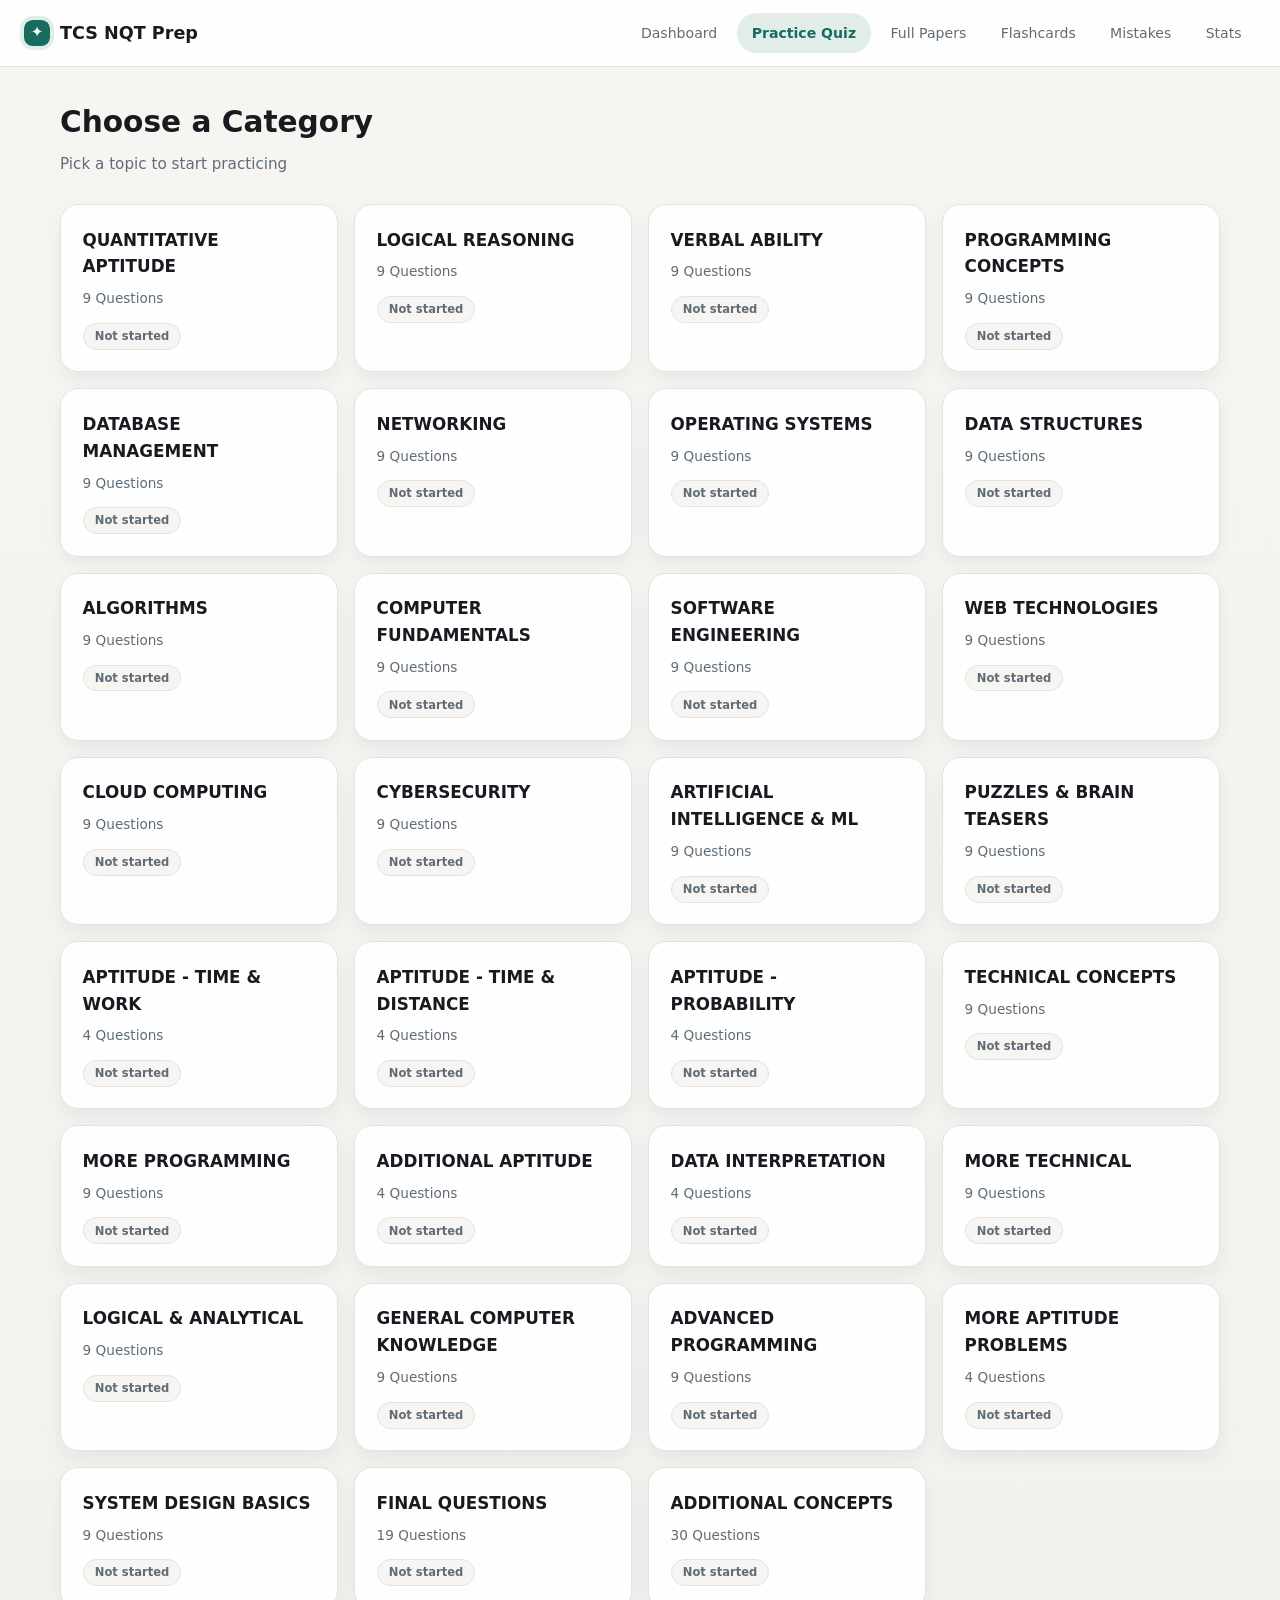
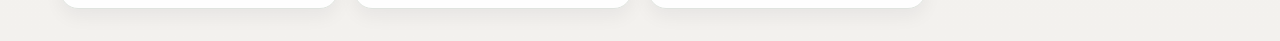
<file: quiz.html>
<!DOCTYPE html>
<html lang="en">
<head>
  <meta charset="UTF-8">
  <meta name="viewport" content="width=device-width, initial-scale=1.0">
  <title>Practice Quiz — TCS NQT Prep</title>
  <style>
    *, *::before, *::after { box-sizing: border-box; margin: 0; padding: 0; }

    :root {
      --bg: #f5f3ef;
      --surface: #ffffff;
      --surface-2: #f7f5f2;
      --border: #dfe4df;
      --text: #171b20;
      --text-dim: #5f6c76;
      --text-secondary: #5f6c76;
      --accent: #166c5e;
      --accent-glow: rgba(22,108,94,0.12);
      --green: #2a7a57;
      --green-dim: rgba(42,122,87,0.12);
      --red: #b64747;
      --red-dim: rgba(182,71,71,0.12);
      --yellow: #b86a1e;
      --yellow-dim: rgba(184,106,30,0.12);
      --surface-alt: #f7f5f2;
      --radius: 18px;
      --transition: .22s ease;
    }

    body {
      font-family: 'Inter', 'Segoe UI', system-ui, -apple-system, sans-serif;
      background: linear-gradient(180deg, #f7f5f2 0%, #f3f1ee 100%);
      color: var(--text);
      min-height: 100vh;
      line-height: 1.6;
    }

    a { color: var(--accent); text-decoration: none; }
    a:hover { color: var(--text); text-decoration: none; }

    /* ── Navbar ─────────────────────────────── */
    .navbar {
      display: flex;
      align-items: center;
      justify-content: space-between;
      padding: 0.8rem 1.5rem;
      background: rgba(255,255,255,0.9);
      border-bottom: 1px solid var(--border);
      position: sticky;
      top: 0;
      z-index: 100;
      backdrop-filter: blur(14px);
    }
    .nav-brand { font-weight: 700; font-size: 1.1rem; white-space: nowrap; display: inline-flex; align-items: center; gap: 0.6rem; }
    .brand-icon { display:inline-flex; align-items:center; justify-content:center; width:1.65rem; height:1.65rem; border-radius:.55rem; background:var(--accent); color:#fff; box-shadow:0 0 0 4px var(--accent-glow); font-size:.95rem; line-height:1; flex-shrink:0; }
    .nav-links { display: flex; gap: .35rem; }
    .nav-links a {
      color: var(--text-dim);
      padding: .55rem .9rem;
      border-radius: 999px;
      font-size: .88rem;
      transition: var(--transition);
    }
    .nav-links a:hover { color: var(--text); background: var(--surface-2); text-decoration: none; }
    .nav-links a.active { color: var(--accent); background: var(--accent-glow); font-weight: 600; }
    .nav-toggle { display: none; background: none; border: 1px solid var(--border); color: var(--text); font-size: 1.4rem; cursor: pointer; border-radius: 12px; width: 2.8rem; height: 2.8rem; }
    /* The dedicated dock is mobile-only; keep it out of the desktop document flow. */
    .mobile-dock { display: none; }

    @media (max-width: 768px) {
      body { padding-bottom: calc(5.6rem + env(safe-area-inset-bottom)); }
      .nav-toggle { display: none; }
      .nav-links {
        display: flex; flex-direction: row; position: fixed; top: auto; bottom: .8rem; bottom: max(.8rem, env(safe-area-inset-bottom, 0px)); left: 50%; right: auto;
        align-items: stretch; justify-content: space-between; gap: .2rem; width: min(calc(100vw - 1rem), 540px);
        padding: .42rem; background: rgba(255,255,255,.94); border: 1px solid var(--border); border-radius: 1.25rem;
        box-shadow: 0 18px 40px rgba(17,24,39,.09); backdrop-filter: blur(16px); -webkit-backdrop-filter: blur(16px);
        transform: translateX(-50%); z-index: 1100;
      }
      .nav-links.open { display: flex; transform: translateX(-50%); }
      .nav-links a { flex: 1 1 0; min-width: 0; min-height: 2.75rem; padding: .45rem .25rem; border-radius: .9rem; display: flex; flex-direction: column; align-items: center; justify-content: center; gap: .08rem; font-size: .66rem; line-height: 1.1; text-align: center; overflow: hidden; text-overflow: ellipsis; white-space: nowrap; }
      .nav-links a::before { font-size: 1rem; line-height: 1; }
      .nav-links a:nth-child(1)::before { content: "⌂"; }
      .nav-links a:nth-child(2)::before { content: "✓"; }
      .nav-links a:nth-child(3)::before { content: "▣"; }
      .nav-links a:nth-child(4)::before { content: "◇"; }
      .nav-links a:nth-child(5)::before { content: "!"; }
      .nav-links a:nth-child(6)::before { content: "↗"; }
    }

    /* ── Layout ─────────────────────────────── */
    .container { max-width: 1200px; margin: 0 auto; padding: 2rem 1.25rem; }
    .quiz-container { max-width: 720px; margin: 0 auto; padding: 2rem 1.25rem; }

    /* ── Cards ──────────────────────────────── */
    .card {
      background: rgba(255,255,255,0.92);
      border: 1px solid var(--border);
      border-radius: var(--radius);
      padding: 1.5rem;
      box-shadow: 0 8px 18px rgba(17,24,39,.05);
    }

    /* ── Buttons ────────────────────────────── */
    .btn {
      display: inline-flex; align-items: center; justify-content: center; gap: .4rem;
      padding: .6rem 1.2rem; border-radius: 12px; border: 1px solid var(--border);
      background: var(--surface-2); color: var(--text); font-size: .9rem;
      cursor: pointer; transition: var(--transition); font-family: inherit;
      box-shadow: none;
    }
    .btn:hover { background: #f0f2f1; }
    .btn-primary { background: var(--accent); border-color: var(--accent); color: #fff; }
    .btn-primary:hover { background: #0d4f46; }
    .btn-secondary { background: transparent; border-color: var(--border); color: var(--text-dim); }
    .btn-secondary:hover { color: var(--text); border-color: var(--text-dim); }
    .btn-danger { background: var(--red); border-color: var(--red); color: #fff; }
    .btn-danger:hover { filter: brightness(1.06); }
    .btn-sm { padding: .4rem .8rem; font-size: .8rem; }
    .btn-lg { padding: .75rem 2rem; font-size: 1.05rem; }

    /* ── Badge ──────────────────────────────── */
    .badge {
      display: inline-block; padding: .2rem .7rem; border-radius: 20px;
      font-size: .72rem; font-weight: 600; background: var(--surface-2);
      border: 1px solid var(--border); color: var(--text-dim);
    }
    .badge-warning { background: var(--yellow-dim); border-color: var(--yellow); color: var(--yellow); }

    /* ── Progress Bar ──────────────────────── */
    .progress-bar {
      width: 100%; height: 8px; background: var(--surface-2);
      border-radius: 999px; overflow: hidden;
    }
    .progress-fill {
      height: 100%; background: var(--accent); border-radius: 999px;
      transition: width .4s ease;
    }

    /* ── Category Selection ─────────────────── */
    .page-title {
      font-size: 1.85rem; font-weight: 700; margin-bottom: .35rem;
    }
    .page-subtitle {
      color: var(--text-dim); font-size: .95rem; margin-bottom: 1.75rem;
    }
    .category-grid {
      display: grid;
      grid-template-columns: repeat(auto-fill, minmax(260px, 1fr));
      gap: 1rem;
    }
    .category-card {
      background: rgba(255,255,255,0.92);
      border: 1px solid var(--border);
      border-radius: var(--radius);
      padding: 1.35rem;
      cursor: pointer;
      transition: var(--transition);
      text-decoration: none;
      color: var(--text);
      display: flex; flex-direction: column; gap: .65rem;
      box-shadow: 0 8px 18px rgba(17,24,39,.05);
    }
    .category-card:hover {
      border-color: var(--accent);
      box-shadow: 0 0 0 1px var(--accent-glow);
      transform: translateY(-2px);
      text-decoration: none;
    }
    .category-card .cat-name {
      font-weight: 700; font-size: 1rem; letter-spacing: .02em;
    }
    .category-card .cat-meta {
      display: flex; justify-content: space-between; align-items: center;
      font-size: .82rem; color: var(--text-dim);
    }
    .category-card .cat-progress-bar {
      width: 100%; height: 6px; background: var(--surface-2); border-radius: 999px; overflow: hidden;
    }
    .category-card .cat-progress-fill {
      height: 100%; background: var(--accent); border-radius: 999px;
      transition: width .3s ease;
    }

    /* ── Quiz Header ───────────────────────── */
    .quiz-header {
      margin-bottom: 1.5rem;
    }
    .quiz-header .top-row {
      display: flex; justify-content: space-between; align-items: center;
      margin-bottom: .65rem;
    }
    .quiz-header .cat-label {
      font-weight: 700; font-size: 1.15rem;
    }
    .quiz-header .q-counter {
      font-size: .88rem; color: var(--text-dim);
    }

    /* ── Question Card ─────────────────────── */
    .question-card {
      background: rgba(255,255,255,0.92);
      border: 1px solid var(--border);
      border-radius: var(--radius);
      padding: 1.75rem;
      margin-bottom: 1.25rem;
      box-shadow: 0 8px 18px rgba(17,24,39,.05);
    }
    .question-text {
      font-size: 1.1rem; font-weight: 500; line-height: 1.7;
      white-space: pre-wrap;
    }

    /* ── Options ────────────────────────────── */
    .options-list {
      display: flex; flex-direction: column; gap: .6rem; margin-bottom: 1rem;
    }
    .quiz-option {
      display: flex; align-items: center; gap: .75rem;
      width: 100%; padding: .85rem 1.1rem;
      background: rgba(255,255,255,0.92);
      border: 1px solid var(--border);
      border-radius: var(--radius);
      color: var(--text);
      font-size: .95rem;
      cursor: pointer;
      transition: var(--transition);
      font-family: inherit;
      text-align: left;
      min-width: 0;
    }
    .quiz-option .opt-text { min-width: 0; overflow-wrap: anywhere; line-height: 1.5; }
    .quiz-option:hover:not(.disabled) {
      border-color: var(--accent); background: var(--accent-glow);
    }
    .quiz-option .opt-label, .quiz-option .opt-letter {
      display: flex; align-items: center; justify-content: center;
      width: 28px; height: 28px; border-radius: 50%;
      background: var(--surface-2); border: 1px solid var(--border);
      font-weight: 700; font-size: .8rem; flex-shrink: 0;
    }
    .quiz-option.selected { border-color: var(--accent); background: var(--accent-glow); }
    .quiz-option.correct {
      border-color: var(--green); background: var(--green-dim); cursor: default;
    }
    .quiz-option.correct .opt-label, .quiz-option.correct .opt-letter {
      background: var(--green); border-color: var(--green); color: #fff;
    }
    .quiz-option.wrong {
      border-color: var(--red); background: var(--red-dim); cursor: default;
    }
    .quiz-option.wrong .opt-label, .quiz-option.wrong .opt-letter {
      background: var(--red); border-color: var(--red); color: #fff;
    }
    .quiz-option.disabled { opacity: .45; cursor: default; }

    /* ── Solution ───────────────────────────── */
    .solution-box {
      background: var(--surface-2);
      border: 1px solid var(--border);
      border-left: 3px solid var(--accent);
      border-radius: 0 12px 12px 0;
      padding: 1rem 1.25rem;
      margin-top: 1rem;
      font-size: .9rem;
      line-height: 1.65;
      color: var(--text-dim);
    }
    .solution-box strong { color: var(--text); }

    /* ── Bottom Controls ───────────────────── */
    .quiz-controls {
      display: flex; justify-content: space-between; align-items: center;
      margin-top: .5rem;
    }
    .quiz-controls .hint {
      font-size: .78rem; color: var(--text-dim);
    }
    .kbd {
      display: inline-block; padding: .1rem .35rem; border-radius: 4px;
      background: var(--surface-2); border: 1px solid var(--border);
      font-size: .72rem; font-family: monospace; color: var(--text-dim);
      vertical-align: middle;
    }

    /* ── Score Card ─────────────────────────── */
    .score-card {
      text-align: center; padding: 2.5rem 1.5rem;
    }
    .score-card h2 {
      font-size: 1.35rem; margin-bottom: 1.75rem; color: var(--text-dim);
    }

    .score-circle {
      position: relative; width: 180px; height: 180px; margin: 0 auto 1.75rem;
    }
    .score-circle svg { transform: rotate(-90deg); }
    .score-circle .bg-ring { stroke: var(--surface-2); }
    .score-circle .fg-ring {
      stroke-linecap: round;
      transition: stroke-dashoffset .8s ease;
    }
    .score-circle .score-text {
      position: absolute; inset: 0;
      display: flex; flex-direction: column;
      align-items: center; justify-content: center;
    }
    .score-circle .score-value {
      font-size: 2.2rem; font-weight: 800; line-height: 1;
    }
    .score-circle .score-pct {
      font-size: .95rem; color: var(--text-dim); margin-top: .25rem;
    }

    .breakdown {
      display: flex; justify-content: center; gap: 2rem; margin: 1.5rem 0 2rem;
      flex-wrap: wrap;
    }
    .breakdown-item {
      display: flex; align-items: center; gap: .5rem; font-size: .95rem;
    }
    .breakdown-item .dot {
      width: 10px; height: 10px; border-radius: 50%;
    }
    .breakdown-item .dot.green { background: var(--green); }
    .breakdown-item .dot.red { background: var(--red); }
    .breakdown-item .dot.gray { background: var(--text-dim); }
    .breakdown-item span:last-child { color: var(--text-dim); }

    .score-actions {
      display: flex; gap: .75rem; justify-content: center; flex-wrap: wrap;
      margin-top: .5rem;
    }

    /* ── Review Mode ───────────────────────── */
    .review-header {
      text-align: center; margin-bottom: 1.5rem;
    }
    .review-header h2 { font-size: 1.25rem; margin-bottom: .25rem; }
    .review-header p { color: var(--text-dim); font-size: .9rem; }
    .review-q-num {
      font-size: .78rem; color: var(--text-dim); margin-bottom: .5rem;
    }
    .review-separator { margin: 1.5rem 0; border: 0; border-top: 1px solid var(--border); }
    .your-answer-label {
      display: inline-block; font-size: .78rem; padding: .15rem .5rem;
      border-radius: 4px; margin-left: .5rem;
    }
    .your-answer-label.wrong-label { background: var(--red-dim); color: var(--red); }
    .your-answer-label.correct-label { background: var(--green-dim); color: var(--green); }

    /* ── Animations ─────────────────────────── */
    .fade-in { animation: fadeIn .35s ease; }
    @keyframes fadeIn { from { opacity: 0; } to { opacity: 1; } }
    .slide-up { animation: slideUp .4s ease; }
    @keyframes slideUp { from { opacity: 0; transform: translateY(16px); } to { opacity: 1; transform: translateY(0); } }

    /* ── Misc ───────────────────────────────── */
    .hidden { display: none !important; }
    .mt-1 { margin-top: 1rem; }
    .text-center { text-align: center; }

    /* Keep the quiz navigation docked like a native mobile app bar. */
    @media screen and (max-width: 768px) {
      body { padding-bottom: 6.25rem !important; }
      .navbar .nav-links {
        position: fixed !important; top: auto !important; right: auto !important; bottom: .75rem !important; left: 50% !important;
        width: calc(100vw - 1rem) !important; max-width: 34rem !important; height: 3.9rem !important; min-height: 3.9rem !important;
        padding: .35rem !important; display: flex !important; flex-direction: row !important; align-items: stretch !important;
        justify-content: space-between !important; gap: .15rem !important; transform: translate3d(-50%,0,0) !important;
        opacity: 1 !important; pointer-events: auto !important; visibility: visible !important; overflow: hidden !important;
        border: 1px solid var(--border) !important; border-radius: 1.35rem !important; background: rgba(255,255,255,.97) !important;
        box-shadow: 0 .75rem 2rem rgba(17,24,39,.18) !important; z-index: 99999 !important;
      }
      .navbar .nav-links a {
        flex: 1 1 0 !important; width: auto !important; min-width: 0 !important; min-height: 3.1rem !important; height: 3.1rem !important;
        padding: .35rem .12rem !important; display: flex !important; flex-direction: column !important; align-items: center !important;
        justify-content: center !important; gap: .18rem !important; border-radius: .95rem !important; font-size: 0 !important; line-height: 1 !important;
        white-space: nowrap !important;
      }
      .navbar .nav-links a::before { font-size: 1.05rem !important; line-height: 1 !important; }
      .navbar .nav-links a::after { color: var(--text-dim); font-size: .55rem; font-weight: 600; line-height: 1; }
      .navbar .nav-links a:nth-child(1)::after { content: "Home"; }
      .navbar .nav-links a:nth-child(2)::after { content: "Quiz"; }
      .navbar .nav-links a:nth-child(3)::after { content: "Mocks"; }
      .navbar .nav-links a:nth-child(4)::after { content: "Cards"; }
      .navbar .nav-links a:nth-child(5)::after { content: "Mistakes"; }
      .navbar .nav-links a:nth-child(6)::after { content: "Stats"; }
      .mobile-dock { display: none; }
      @media screen and (max-width: 768px) {
        body { padding-bottom: calc(6.5rem + env(safe-area-inset-bottom, 0px)) !important; }
        .navbar .nav-links, .navbar .nav-toggle { display: none !important; }
        .mobile-dock {
          position: fixed !important; left: 50% !important; right: auto !important; top: auto !important;
          bottom: .75rem !important; transform: translateX(-50%) !important;
          display: flex !important; align-items: stretch !important; justify-content: space-between !important;
          gap: .15rem !important; width: calc(100vw - 1rem) !important; max-width: 34rem !important;
          height: 4rem !important; padding: .35rem !important; z-index: 2147483000 !important;
          overflow: hidden !important; border: 1px solid var(--border) !important; border-radius: 1.35rem !important;
          background: rgba(255,255,255,.97) !important; box-shadow: 0 .75rem 2rem rgba(17,24,39,.18) !important;
          backdrop-filter: blur(18px) !important; -webkit-backdrop-filter: blur(18px) !important;
        }
        .mobile-dock a {
          flex: 1 1 0 !important; min-width: 0 !important; min-height: 3.2rem !important;
          padding: .35rem .1rem !important; display: flex !important; flex-direction: column !important;
          align-items: center !important; justify-content: center !important; gap: .16rem !important;
          border-radius: 1rem !important; color: var(--text-dim) !important; font-size: .57rem !important;
          font-weight: 600 !important; line-height: 1 !important; white-space: nowrap !important; text-align: center !important;
        }
        .mobile-dock a:hover, .mobile-dock a:focus-visible, .mobile-dock a.active { color: var(--accent) !important; background: var(--accent-glow) !important; }
        .mobile-dock .dock-icon { font-size: 1.08rem; line-height: 1; }
      }
    }

    /* Final mobile rule: the desktop nav is hidden and only the dedicated
       bottom dock may be visible below the mobile breakpoint. */
    @media screen and (max-width: 768px) {
      .navbar > .nav-links,
      .navbar > .nav-toggle {
        display: none !important;
        position: static !important;
        visibility: hidden !important;
        pointer-events: none !important;
        transform: none !important;
      }
      body { padding-bottom: calc(6.5rem + env(safe-area-inset-bottom, 0px)) !important; }
      .mobile-dock {
        position: fixed !important;
        inset: auto 0.5rem 0.75rem !important;
        width: auto !important;
        max-width: none !important;
        height: 4rem !important;
        display: flex !important;
        z-index: 2147483000 !important;
        transform: none !important;
      }
    }
  </style>
  <link rel="stylesheet" href="https://cdnjs.cloudflare.com/ajax/libs/font-awesome/6.5.2/css/all.min.css">
</head>
<body>

  <nav class="navbar">
    <div class="nav-brand"><span class="brand-icon" aria-hidden="true">✦</span> TCS NQT Prep</div>
    <div class="nav-links">
      <a href="index.html">Dashboard</a>
      <a href="quiz.html" class="active">Practice Quiz</a>
      <a href="test.html">Full Papers</a>
      <a href="flashcards.html">Flashcards</a>
      <a href="mistakes.html">Mistakes</a>
      <a href="stats.html">Stats</a>
    </div>
    <button class="nav-toggle" aria-label="Toggle navigation" aria-expanded="false" onclick="document.querySelector('.nav-links').classList.toggle('open'); this.classList.toggle('active'); this.setAttribute('aria-expanded', document.querySelector('.nav-links').classList.contains('open'))">☰</button>
  </nav>
  <nav class="mobile-dock" aria-label="Mobile navigation">
    <a href="index.html"><span class="dock-icon">⌂</span>Home</a>
    <a href="quiz.html" class="active"><span class="dock-icon">✓</span>Quiz</a>
    <a href="test.html"><span class="dock-icon">▣</span>Mocks</a>
    <a href="flashcards.html"><span class="dock-icon">◇</span>Cards</a>
    <a href="mistakes.html"><span class="dock-icon">!</span>Mistakes</a>
    <a href="stats.html"><span class="dock-icon">↗</span>Stats</a>
  </nav>

  <!-- ═══ Category Selection ═══ -->
  <div id="screen-categories" class="container hidden">
    <h1 class="page-title">Choose a Category</h1>
    <p class="page-subtitle">Pick a topic to start practicing</p>
    <div id="category-grid" class="category-grid"></div>
  </div>

  <!-- ═══ Quiz Interface ═══ -->
  <div id="screen-quiz" class="quiz-container hidden">
    <div class="quiz-header">
      <div class="top-row">
        <span class="cat-label" id="quiz-cat-name"></span>
        <span class="q-counter" id="quiz-q-counter"></span>
      </div>
      <div class="progress-bar">
        <div class="progress-fill" id="quiz-progress"></div>
      </div>
    </div>

    <div class="question-card slide-up" id="quiz-question-card">
      <div class="question-text" id="quiz-question-text"></div>
      <div id="quiz-unverified-badge" class="hidden" style="margin-top:.75rem;">
        <span class="badge badge-warning">Answer not verified</span>
      </div>
    </div>

    <div class="options-list" id="quiz-options"></div>

    <div id="quiz-solution" class="solution-box hidden"></div>

    <div class="quiz-controls">
      <button class="btn btn-secondary btn-sm" id="btn-skip" onclick="Quiz.skip()">Skip</button>
      <div id="btn-next-wrapper" class="hidden">
        <button class="btn btn-primary" id="btn-next" onclick="Quiz.next()">Next</button>
      </div>
    </div>
    <div class="quiz-controls mt-1">
      <span class="hint">
        <span class="kbd">1</span>–<span class="kbd">4</span> select &nbsp;
        <span class="kbd">Enter</span> next
      </span>
    </div>
  </div>

  <!-- ═══ Score Card ═══ -->
  <div id="screen-score" class="quiz-container hidden">
    <div class="card score-card fade-in" id="score-content"></div>
  </div>

  <!-- ═══ Review Mode ═══ -->
  <div id="screen-review" class="quiz-container hidden">
    <div class="review-header">
      <h2>Review Mistakes</h2>
      <p id="review-subtitle"></p>
    </div>
    <div id="review-list"></div>
    <div class="text-center mt-1">
      <button class="btn btn-secondary" onclick="Quiz.showScore()">Back to Score</button>
    </div>
  </div>

  <script src="js/qb01.js?v=20261024-bank"></script>
  <script src="js/qb02.js?v=20261024-bank"></script>
  <script src="js/qb03.js?v=20261024-bank"></script>
  <script src="js/qb04.js?v=20261024-bank"></script>
  <script src="js/qb05.js?v=20261024-bank"></script>
  <script src="js/qb06.js?v=20261024-bank"></script>
  <script src="js/qb07.js?v=20261024-bank"></script>
  <script src="js/qb08.js?v=20261024-bank"></script>
  <script src="js/qb09.js?v=20261024-bank"></script>
  <script src="js/qb10.js?v=20261024-bank"></script>
  <script src="js/qb11.js?v=20261024-bank"></script>
  <script src="js/qb12.js?v=20261024-bank"></script>
  <script src="js/qb13.js?v=20261024-bank"></script>
  <script src="js/qb14.js?v=20261024-bank"></script>
  <script src="js/qb15.js?v=20261024-bank"></script>
  <script src="js/qb16.js?v=20261024-bank"></script>
  <script src="js/qb17.js?v=20261024-bank"></script>
  <script src="js/qb18.js?v=20261024-bank"></script>
  <script src="js/qb19.js?v=20261024-bank"></script>
  <script src="js/qb20.js?v=20261024-bank"></script>
  <script src="js/qb21.js?v=20261024-bank"></script>
  <script src="js/qb22.js?v=20261024-bank"></script>
  <script src="question-bank.js?v=20261024-bank"></script>
  <script src="js/storage.js"></script>
  <script src="js/quiz.js"></script>
</body>
</html>
</file>
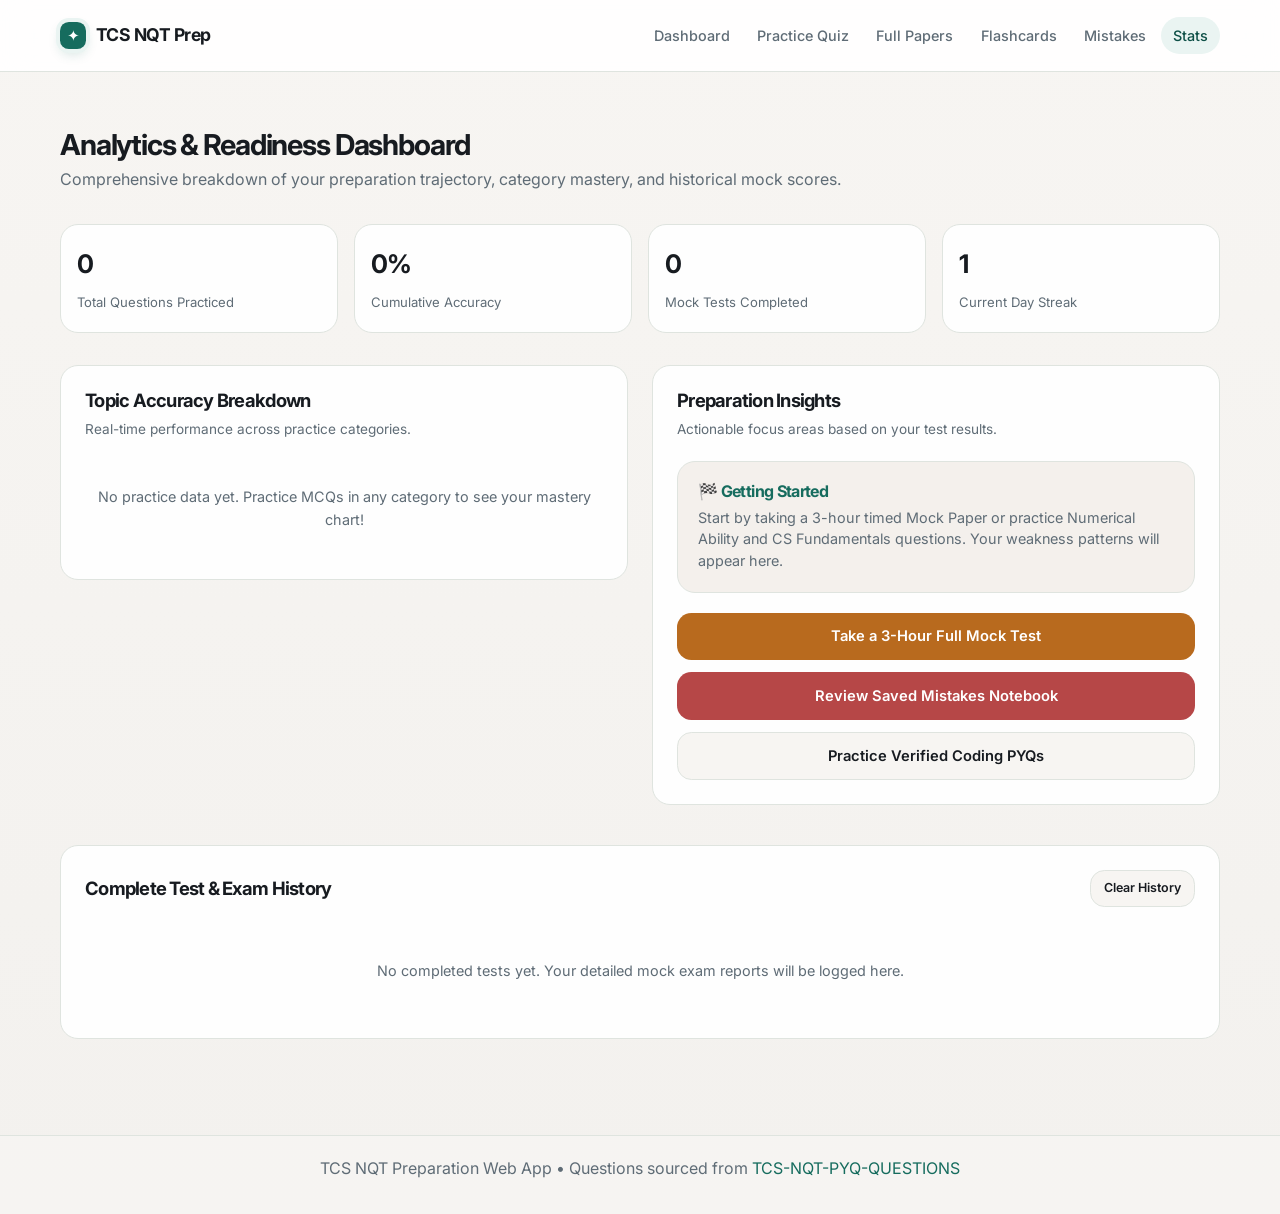
<file: stats.html>
<!DOCTYPE html>
<html lang="en">
<head>
  <meta charset="UTF-8">
  <meta name="viewport" content="width=device-width, initial-scale=1.0">
  <title>Performance & Analytics — TCS NQT Prep</title>
  <link rel="stylesheet" href="css/style.css?v=20261023-dock">
  <link rel="preconnect" href="https://fonts.googleapis.com">
  <link rel="preconnect" href="https://fonts.gstatic.com" crossorigin>
  <link href="https://fonts.googleapis.com/css2?family=Inter:wght@400;500;600;700&family=Fira+Code:wght@400;500&display=swap" rel="stylesheet">
  <style>
    :root {
      --bg: #f5f3ef;
      --surface: #ffffff;
      --surface-hover: #f4f0ec;
      --border: #dfe4df;
      --text: #171b20;
      --text-secondary: #5f6c76;
      --accent: #166c5e;
      --accent-dim: #eaf4f2;
      --error: #b64747;
      --error-dim: #fdeceb;
      --warning: #b86a1e;
      --warning-dim: #fff2e7;
      --info: #3058a6;
      --info-dim: #edf3ff;
      --purple: #5c4ba8;
      --purple-dim: #f2efff;
      --radius: 18px;
      --radius-sm: 12px;
      --shadow: 0 8px 18px rgba(17,24,39,.05);
      --transition: .22s ease;
    }

    body {
      font-family: 'Inter', 'Segoe UI', system-ui, sans-serif;
      background: linear-gradient(180deg, #f7f5f2 0%, #f3f1ee 100%);
      color: var(--text);
      line-height: 1.6;
    }

    .bar-chart-row {
      display: flex;
      align-items: center;
      gap: 1rem;
      margin-bottom: 0.85rem;
    }
    .bar-label {
      width: 220px;
      font-size: 0.85rem;
      color: var(--text);
      white-space: nowrap;
      overflow: hidden;
      text-overflow: ellipsis;
      flex-shrink: 0;
    }
    .bar-track {
      flex: 1;
      height: 12px;
      background: var(--surface-hover);
      border-radius: 6px;
      overflow: hidden;
      position: relative;
      border: 1px solid var(--border);
    }
    .bar-fill {
      height: 100%;
      background: var(--accent);
      border-radius: 6px;
      transition: width 0.6s ease;
    }
    .bar-value {
      width: 55px;
      text-align: right;
      font-size: 0.85rem;
      font-weight: 600;
      color: var(--text-secondary);
      flex-shrink: 0;
    }
  </style>
</head>
<body>

  <!-- Navigation -->
  <nav class="navbar">
    <div class="container nav-shell">
      <div class="nav-brand">
        <span class="brand-icon" aria-hidden="true">✦</span>
        <span>TCS NQT Prep</span>
      </div>
      <div class="nav-links" id="main-nav">
        <a href="index.html">Dashboard</a>
        <a href="quiz.html">Practice Quiz</a>
        <a href="test.html">Full Papers</a>
        <a href="flashcards.html">Flashcards</a>
        <a href="mistakes.html">Mistakes</a>
        <a href="stats.html" class="active">Stats</a>
      </div>
      <button class="nav-toggle" aria-label="Toggle navigation" aria-expanded="false" onclick="const nav=document.querySelector('.nav-links'); nav.classList.toggle('open'); this.classList.toggle('active'); this.setAttribute('aria-expanded', nav.classList.contains('open'))">
        <span></span>
        <span></span>
        <span></span>
      </button>
    </div>
  </nav>
  <nav class="mobile-dock" aria-label="Mobile navigation">
    <a href="index.html"><span class="dock-icon">⌂</span>Home</a>
    <a href="quiz.html"><span class="dock-icon">✓</span>Quiz</a>
    <a href="test.html"><span class="dock-icon">▣</span>Mocks</a>
    <a href="flashcards.html"><span class="dock-icon">◇</span>Cards</a>
    <a href="mistakes.html"><span class="dock-icon">!</span>Mistakes</a>
    <a href="stats.html" class="active"><span class="dock-icon">↗</span>Stats</a>
  </nav>

  <main class="container" style="margin-top:2rem; margin-bottom:3rem;">
    
    <div style="margin-bottom:2rem;">
      <h1 style="font-size:1.8rem; margin-bottom:0.35rem;">Analytics & Readiness Dashboard</h1>
      <p style="color:var(--text-secondary);">Comprehensive breakdown of your preparation trajectory, category mastery, and historical mock scores.</p>
    </div>

    <!-- Top KPI Cards -->
    <div class="stats-grid" style="margin-bottom:2rem;">
      <div class="card stat-card">
        <div class="stat-value" id="kpi-attempted">0</div>
        <div class="stat-label">Total Questions Practiced</div>
      </div>
      <div class="card stat-card">
        <div class="stat-value" id="kpi-accuracy">0%</div>
        <div class="stat-label">Cumulative Accuracy</div>
      </div>
      <div class="card stat-card">
        <div class="stat-value" id="kpi-tests-count">0</div>
        <div class="stat-label">Mock Tests Completed</div>
      </div>
      <div class="card stat-card">
        <div class="stat-value" id="kpi-streak">0</div>
        <div class="stat-label">Current Day Streak</div>
      </div>
    </div>

    <div class="grid grid-2" style="gap:1.5rem; margin-bottom:2.5rem; align-items:start;">
      
      <!-- Category Performance Chart -->
      <div class="card">
        <h3 style="font-size:1.15rem; margin-bottom:0.5rem;">Topic Accuracy Breakdown</h3>
        <p style="color:var(--text-secondary); font-size:0.85rem; margin-bottom:1.25rem;">Real-time performance across practice categories.</p>
        
        <div id="category-bars-container">
          <!-- Filled dynamically -->
        </div>
      </div>

      <!-- Preparation Summary & Recommendation -->
      <div class="card">
        <h3 style="font-size:1.15rem; margin-bottom:0.5rem;">Preparation Insights</h3>
        <p style="color:var(--text-secondary); font-size:0.85rem; margin-bottom:1.25rem;">Actionable focus areas based on your test results.</p>
        
        <div id="readiness-box" style="background:var(--surface-hover); border:1px solid var(--border); border-radius:var(--radius); padding:1.25rem; margin-bottom:1.25rem;">
          <!-- Dynamically populated insight -->
        </div>

        <div style="display:flex; flex-direction:column; gap:0.75rem;">
          <a href="test.html" class="btn btn-warning" style="text-align:center;">Take a 3-Hour Full Mock Test</a>
          <a href="mistakes.html" class="btn btn-danger" style="text-align:center;">Review Saved Mistakes Notebook</a>
          <a href="flashcards.html?type=programming_verified" class="btn btn-secondary" style="text-align:center;">Practice Verified Coding PYQs</a>
        </div>
      </div>

    </div>

    <!-- Complete Test History Table -->
    <div class="card">
      <div style="display:flex; justify-content:space-between; align-items:center; margin-bottom:1.25rem;">
        <h3 style="font-size:1.15rem;">Complete Test & Exam History</h3>
        <button class="btn btn-secondary btn-sm" onclick="StatsApp.clearHistory()">Clear History</button>
      </div>

      <div id="full-history-container">
        <!-- Rendered dynamically -->
      </div>
    </div>

  </main>

  <footer class="footer">
    <p>TCS NQT Preparation Web App • Questions sourced from <a href="https://github.com/Arjunpolen/TCS-NQT-PYQ-QUESTIONS" target="_blank" style="color:var(--accent);">TCS-NQT-PYQ-QUESTIONS</a></p>
  </footer>

  <script src="js/qb01.js?v=20261024-bank"></script>
  <script src="js/qb02.js?v=20261024-bank"></script>
  <script src="js/qb03.js?v=20261024-bank"></script>
  <script src="js/qb04.js?v=20261024-bank"></script>
  <script src="js/qb05.js?v=20261024-bank"></script>
  <script src="js/qb06.js?v=20261024-bank"></script>
  <script src="js/qb07.js?v=20261024-bank"></script>
  <script src="js/qb08.js?v=20261024-bank"></script>
  <script src="js/qb09.js?v=20261024-bank"></script>
  <script src="js/qb10.js?v=20261024-bank"></script>
  <script src="js/qb11.js?v=20261024-bank"></script>
  <script src="js/qb12.js?v=20261024-bank"></script>
  <script src="js/qb13.js?v=20261024-bank"></script>
  <script src="js/qb14.js?v=20261024-bank"></script>
  <script src="js/qb15.js?v=20261024-bank"></script>
  <script src="js/qb16.js?v=20261024-bank"></script>
  <script src="js/qb17.js?v=20261024-bank"></script>
  <script src="js/qb18.js?v=20261024-bank"></script>
  <script src="js/qb19.js?v=20261024-bank"></script>
  <script src="js/qb20.js?v=20261024-bank"></script>
  <script src="js/qb21.js?v=20261024-bank"></script>
  <script src="js/qb22.js?v=20261024-bank"></script>
  <script src="question-bank.js?v=20261024-bank"></script>
  <script src="js/storage.js"></script>
  <script>
    const StatsApp = {
      init() {
        Storage.updateStreak();
        this.renderStats();
      },

      renderStats() {
        const stats = Storage.getStats();
        const history = Storage.getTestHistory();
        const mistakes = Storage.getMistakes();

        document.getElementById('kpi-attempted').textContent = stats.totalAttempted;
        document.getElementById('kpi-accuracy').textContent = stats.accuracy + '%';
        document.getElementById('kpi-tests-count').textContent = history.length;
        document.getElementById('kpi-streak').textContent = stats.streakDays;

        // Render Topic Accuracy Bars
        const barsContainer = document.getElementById('category-bars-container');
        const breakdown = stats.categoryBreakdown;
        const catEntries = Object.entries(breakdown);

        if (catEntries.length === 0) {
          barsContainer.innerHTML = `
            <div style="color:var(--text-secondary); font-size:0.9rem; padding:1.5rem 0; text-align:center;">
              No practice data yet. Practice MCQs in any category to see your mastery chart!
            </div>
          `;
        } else {
          barsContainer.innerHTML = catEntries.map(([catId, data]) => {
            const foundCat = (QUESTION_BANK.categories || []).find(c => c.id === catId);
            const catName = foundCat ? foundCat.name : catId;
            let barColor = 'var(--accent)';
            if (data.accuracy < 50) barColor = 'var(--error)';
            else if (data.accuracy < 75) barColor = 'var(--warning)';

            return `
              <div class="bar-chart-row">
                <div class="bar-label" title="${catName}">${catName}</div>
                <div class="bar-track">
                  <div class="bar-fill" style="width:${data.accuracy}%; background:${barColor};"></div>
                </div>
                <div class="bar-value">${data.accuracy}%</div>
              </div>
            `;
          }).join('');
        }

        // Render Insight
        const insightBox = document.getElementById('readiness-box');
        if (history.length === 0 && stats.totalAttempted === 0) {
          insightBox.innerHTML = `
            <h4 style="color:var(--accent); margin-bottom:0.4rem;">🏁 Getting Started</h4>
            <p style="color:var(--text-secondary); font-size:0.9rem; line-height:1.5;">
              Start by taking a 3-hour timed Mock Paper or practice Numerical Ability and CS Fundamentals questions. Your weakness patterns will appear here.
            </p>
          `;
        } else {
          const avgScore = history.length > 0 
            ? Math.round(history.reduce((acc, h) => acc + h.percentage, 0) / history.length)
            : stats.accuracy;

          let advice = '';
          if (avgScore >= 80) {
            advice = 'Exceptional preparation! Maintain consistency and keep reviewing your mistakes notebook daily.';
          } else if (avgScore >= 60) {
            advice = 'Good foundational grasp. Focus on speed in Quantitative Aptitude and review difficult coding patterns in Flashcards.';
          } else {
            advice = 'Target core aptitude concepts first. Re-attempt questions saved in the Mistakes Notebook to bridge knowledge gaps.';
          }

          insightBox.innerHTML = `
            <div style="display:flex; justify-content:space-between; align-items:center; margin-bottom:0.5rem;">
              <span style="font-weight:600; color:var(--text);">Readiness Score:</span>
              <span class="badge ${avgScore >= 70 ? 'badge-success' : 'badge-warning'}">${avgScore}% Average</span>
            </div>
            <p style="color:var(--text-secondary); font-size:0.9rem; line-height:1.5;">
              ${advice}
            </p>
            <div style="margin-top:0.75rem; font-size:0.85rem; color:var(--text-secondary);">
              • Active Mistakes Pending Review: <strong>${mistakes.length}</strong>
            </div>
          `;
        }

        // Render History Table
        const historyContainer = document.getElementById('full-history-container');
        if (history.length === 0) {
          historyContainer.innerHTML = `
            <div style="text-align:center; padding:2rem 0; color:var(--text-secondary); font-size:0.9rem;">
              No completed tests yet. Your detailed mock exam reports will be logged here.
            </div>
          `;
        } else {
          historyContainer.innerHTML = `
            <table class="table" style="width:100%; border-collapse:collapse; font-size:0.9rem;">
              <thead>
                <tr style="border-bottom:1px solid var(--border); text-align:left; color:var(--text-secondary);">
                  <th style="padding:0.75rem;">Paper / Category</th>
                  <th style="padding:0.75rem;">Score</th>
                  <th style="padding:0.75rem;">Percentage</th>
                  <th style="padding:0.75rem;">Duration</th>
                  <th style="padding:0.75rem;">Date & Time</th>
                </tr>
              </thead>
              <tbody>
                ${history.map(h => `
                  <tr style="border-bottom:1px solid var(--border);">
                    <td style="padding:0.75rem; font-weight:600;">${h.paperName}</td>
                    <td style="padding:0.75rem;">${h.score} / ${h.total}</td>
                    <td style="padding:0.75rem;">
                      <span class="badge ${h.percentage >= 70 ? 'badge-success' : (h.percentage >= 40 ? 'badge-warning' : 'badge-danger')}">
                        ${h.percentage}%
                      </span>
                    </td>
                    <td style="padding:0.75rem; color:var(--text-secondary);">${h.timeTaken || '—'}</td>
                    <td style="padding:0.75rem; color:var(--text-secondary); font-size:0.85rem;">${new Date(h.date).toLocaleString()}</td>
                  </tr>
                `).join('')}
              </tbody>
            </table>
          `;
        }
      },

      clearHistory() {
        if (confirm('Clear all test history? (Saved mistakes and streaks will not be lost).')) {
          Storage.set('testHistory', []);
          this.renderStats();
        }
      }
    };

    document.addEventListener('DOMContentLoaded', () => {
      StatsApp.init();
    });
  </script>
</body>
</html>
</file>
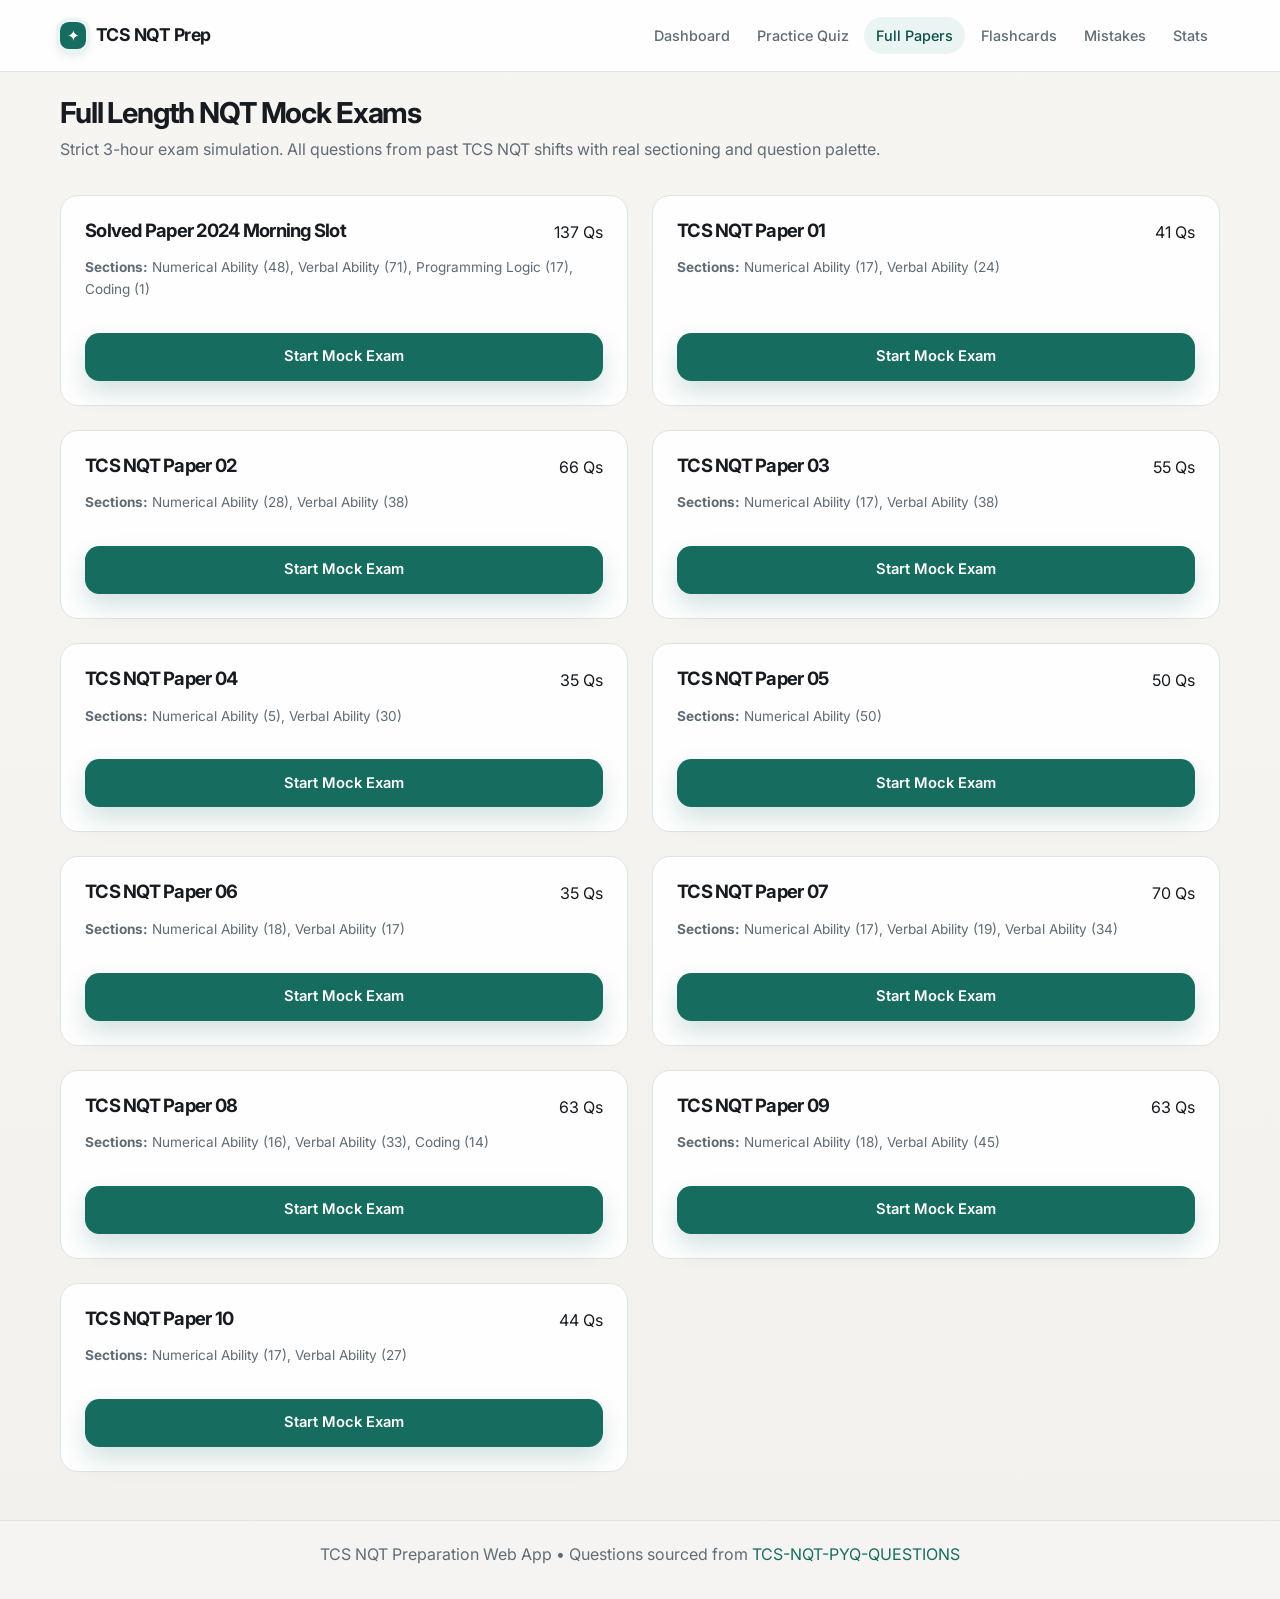
<file: test.html>
<!DOCTYPE html>
<html lang="en">
<head>
  <meta charset="UTF-8">
  <meta name="viewport" content="width=device-width, initial-scale=1.0">
  <title>Full Mock Test — TCS NQT Prep</title>
  <link rel="stylesheet" href="css/style.css?v=20261023-dock">
  <link rel="preconnect" href="https://fonts.googleapis.com">
  <link rel="preconnect" href="https://fonts.gstatic.com" crossorigin>
  <link href="https://fonts.googleapis.com/css2?family=Inter:wght@400;500;600;700&family=Fira+Code:wght@400;500&display=swap" rel="stylesheet">
  <style>
    /* Specific test layout adjustments */
    .test-container {
      display: grid;
      grid-template-columns: 1fr 320px;
      gap: 1.5rem;
      align-items: start;
    }
    @media (max-width: 900px) {
      .test-container {
        grid-template-columns: 1fr;
      }
    }
    .palette-grid {
      display: grid;
      grid-template-columns: repeat(5, 1fr);
      gap: 0.5rem;
      max-height: 380px;
      overflow-y: auto;
      padding: 0.25rem;
    }
    .palette-btn {
      aspect-ratio: 1;
      display: flex;
      align-items: center;
      justify-content: center;
      background: var(--surface-hover);
      border: 1px solid var(--border);
      color: var(--text-secondary);
      border-radius: var(--radius-sm);
      font-weight: 600;
      font-size: 0.85rem;
      cursor: pointer;
      transition: all var(--transition);
    }
    .palette-btn:hover {
      border-color: var(--text-secondary);
      color: var(--text);
    }
    .palette-btn.current {
      border: 2px solid var(--accent);
      color: var(--accent);
      background: var(--accent-dim);
    }
    .palette-btn.answered {
      background: var(--info);
      color: #fff;
      border-color: var(--info);
    }
    .palette-btn.marked {
      background: var(--warning);
      color: #000;
      border-color: var(--warning);
    }
    .palette-btn.marked-answered {
      background: var(--purple);
      color: #fff;
      border-color: var(--purple);
    }

    .test-timer-badge {
      font-family: var(--mono);
      font-size: 1.25rem;
      font-weight: 700;
      padding: 0.4rem 0.8rem;
      border-radius: var(--radius-sm);
      background: var(--surface-hover);
      border: 1px solid var(--border);
      color: var(--text);
      display: inline-flex;
      align-items: center;
      gap: 0.5rem;
    }
    .test-timer-badge.warning {
      color: var(--warning);
      border-color: var(--warning);
      background: var(--warning-dim);
    }
    .test-timer-badge.danger {
      color: var(--error);
      border-color: var(--error);
      background: var(--error-dim);
      animation: pulse 1s infinite alternate;
    }
    @keyframes pulse {
      from { transform: scale(1); }
      to { transform: scale(1.04); }
    }
    .hidden {
      display: none !important;
    }
  </style>
</head>
<body>

  <!-- Navigation -->
  <nav class="navbar">
    <div class="container nav-shell">
      <div class="nav-brand">
        <span class="brand-icon" aria-hidden="true">✦</span>
        <span>TCS NQT Prep</span>
      </div>
      <div class="nav-links" id="main-nav">
        <a href="index.html">Dashboard</a>
        <a href="quiz.html">Practice Quiz</a>
        <a href="test.html" class="active">Full Papers</a>
        <a href="flashcards.html">Flashcards</a>
        <a href="mistakes.html">Mistakes</a>
        <a href="stats.html">Stats</a>
      </div>
      <button class="nav-toggle" aria-label="Toggle navigation" aria-expanded="false" onclick="const nav=document.querySelector('.nav-links'); nav.classList.toggle('open'); this.classList.toggle('active'); this.setAttribute('aria-expanded', nav.classList.contains('open'))">
        <span></span>
        <span></span>
        <span></span>
      </button>
    </div>
  </nav>
  <nav class="mobile-dock" aria-label="Mobile navigation">
    <a href="index.html"><span class="dock-icon">⌂</span>Home</a>
    <a href="quiz.html"><span class="dock-icon">✓</span>Quiz</a>
    <a href="test.html" class="active"><span class="dock-icon">▣</span>Mocks</a>
    <a href="flashcards.html"><span class="dock-icon">◇</span>Cards</a>
    <a href="mistakes.html"><span class="dock-icon">!</span>Mistakes</a>
    <a href="stats.html"><span class="dock-icon">↗</span>Stats</a>
  </nav>

  <div class="container" style="margin-top:1.5rem; margin-bottom:3rem;">

    <!-- 1. Paper Selection Screen -->
    <div id="screen-select-paper">
      <div style="margin-bottom:2rem;">
        <h1 style="font-size:1.8rem; margin-bottom:0.5rem;">Full Length NQT Mock Exams</h1>
        <p style="color:var(--text-secondary);">Strict 3-hour exam simulation. All questions from past TCS NQT shifts with real sectioning and question palette.</p>
      </div>
      <div class="grid grid-2" id="papers-list-grid" style="gap:1.5rem;">
        <!-- Filled dynamically -->
      </div>
    </div>

    <!-- 2. Test Instructions / Modal Screen -->
    <div id="screen-start-confirm" class="hidden">
      <div class="card" style="max-width:650px; margin:2rem auto; text-align:center;">
        <h2 id="confirm-paper-name" style="font-size:1.6rem; margin-bottom:1rem;">TCS NQT Full Mock Test</h2>
        <div style="display:flex; justify-content:center; gap:2rem; margin-bottom:1.5rem; color:var(--text-secondary); font-size:0.95rem; flex-wrap:wrap;">
          <div><i class="fa-solid fa-stopwatch"></i> <strong>Duration:</strong> 180 Minutes (3h)</div>
          <div><i class="fa-solid fa-list-check"></i> <strong>Questions:</strong> <span id="confirm-q-count">0</span></div>
        </div>
        <div style="background:var(--surface-hover); text-align:left; padding:1.2rem; border-radius:var(--radius); border:1px solid var(--border); margin-bottom:1.5rem; font-size:0.9rem; line-height:1.6;">
          <h4 style="color:var(--warning); margin-bottom:0.5rem;">Exam Guidelines:</h4>
          <ul style="padding-left:1.2rem; color:var(--text-secondary);">
            <li>Timer starts as soon as you click "Begin Test".</li>
            <li>No instant feedback will be revealed during the exam.</li>
            <li>You can navigate freely, change responses, or mark questions for review using the palette.</li>
            <li>Test auto-submits when the 3-hour timer reaches 00:00:00.</li>
            <li>Your responses and timer are saved in your browser if you refresh.</li>
          </ul>
        </div>
        <div style="display:flex; gap:1rem; justify-content:center; flex-wrap:wrap;">
          <button class="btn btn-secondary" onclick="TestEngine.backToPapers()"><i class="fa-solid fa-arrow-left"></i> Change Paper</button>
          <button class="btn btn-primary btn-lg" onclick="TestEngine.startActualTest()"><i class="fa-solid fa-play"></i> Begin Test</button>
        </div>
      </div>
    </div>

    <!-- 3. Active Test Interface -->
    <div id="screen-test-active" class="hidden">
      <!-- Top Test Info Bar -->
      <div style="display:flex; justify-content:space-between; align-items:center; background:var(--surface); border:1px solid var(--border); padding:0.8rem 1.2rem; border-radius:var(--radius); margin-bottom:1.5rem; flex-wrap:wrap; gap:0.75rem;">
        <div>
          <h3 id="test-title-active" style="font-size:1.1rem; color:var(--text); margin-bottom:0.2rem;">Paper Name</h3>
          <span class="badge badge-primary" id="test-section-active">Numerical Ability</span>
        </div>
        <div style="display:flex; align-items:center; gap:1rem; flex-wrap:wrap;">
          <div id="test-timer" class="test-timer-badge"><i class="fa-solid fa-stopwatch"></i> 03:00:00</div>
          <button class="btn btn-danger" onclick="TestEngine.confirmSubmit()">Submit Test</button>
        </div>
      </div>

      <!-- Test Body: Left Question Area, Right Palette Area -->
      <div class="test-container">
        
        <!-- Left Question Panel -->
        <div class="card" style="padding:1.5rem;">
          <div style="display:flex; justify-content:space-between; align-items:center; margin-bottom:1rem; border-bottom:1px solid var(--border); padding-bottom:0.75rem; gap:0.75rem; flex-wrap:wrap;">
            <span style="font-weight:600; color:var(--accent);" id="test-question-num">Question 1</span>
            <button class="btn btn-secondary btn-sm" id="btn-mark-review" onclick="TestEngine.toggleMarkReview()"><i class="fa-solid fa-bookmark"></i> Mark for Review</button>
          </div>

          <div style="font-size:1.1rem; line-height:1.6; margin-bottom:1.5rem; min-height:80px;" id="test-question-text">
            Question text loading...
          </div>

          <div style="display:flex; flex-direction:column; gap:0.75rem; margin-bottom:2rem;" id="test-options-list">
            <!-- Options rendered here -->
          </div>

          <!-- Bottom Nav Controls -->
          <div style="display:flex; justify-content:space-between; align-items:center; border-top:1px solid var(--border); padding-top:1rem; gap:0.75rem; flex-wrap:wrap;">
            <button class="btn btn-secondary" id="btn-prev-q" onclick="TestEngine.prevQuestion()"><i class="fa-solid fa-arrow-left"></i> Previous</button>
            <button class="btn btn-secondary btn-sm" onclick="TestEngine.clearCurrentResponse()">Clear Choice</button>
            <button class="btn btn-primary" id="btn-next-q" onclick="TestEngine.nextQuestion()">Next <i class="fa-solid fa-arrow-right"></i></button>
          </div>
        </div>

        <!-- Right Question Palette -->
        <div class="card" style="padding:1.2rem;">
          <h4 style="font-size:0.95rem; margin-bottom:0.75rem; color:var(--text-secondary);">Question Palette</h4>
          
          <div class="palette-grid" id="test-palette-buttons">
            <!-- 1, 2, 3... buttons -->
          </div>

          <!-- Legend -->
          <div style="margin-top:1.25rem; border-top:1px solid var(--border); padding-top:0.75rem; font-size:0.8rem; display:flex; flex-direction:column; gap:0.4rem; color:var(--text-secondary);">
            <div style="display:flex; align-items:center; gap:0.5rem;">
              <span style="width:12px; height:12px; background:var(--info); border-radius:2px; display:inline-block;"></span> Answered
            </div>
            <div style="display:flex; align-items:center; gap:0.5rem;">
              <span style="width:12px; height:12px; background:var(--surface-hover); border:1px solid var(--border); border-radius:2px; display:inline-block;"></span> Not Visited / Unanswered
            </div>
            <div style="display:flex; align-items:center; gap:0.5rem;">
              <span style="width:12px; height:12px; background:var(--warning); border-radius:2px; display:inline-block;"></span> Marked for Review
            </div>
          </div>
        </div>

      </div>
    </div>

    <!-- 4. Score / Test Results Screen -->
    <div id="screen-test-results" class="hidden">
      <div class="card" style="max-width:850px; margin:0 auto; padding:2rem;">
        <div style="text-align:center; margin-bottom:2rem;">
          <h2 style="font-size:1.8rem; margin-bottom:0.5rem;">Mock Test Performance Report</h2>
          <p style="color:var(--text-secondary);" id="result-paper-title">TCS NQT Paper</p>
        </div>

        <div class="grid grid-3" style="gap:1rem; margin-bottom:2rem; text-align:center;">
          <div class="card" style="background:var(--surface-hover); border:1px solid var(--border); padding:1rem;">
            <div style="font-size:2rem; font-weight:700; color:var(--accent);" id="result-score">0 / 0</div>
            <div style="font-size:0.85rem; color:var(--text-secondary);">Total Score</div>
          </div>
          <div class="card" style="background:var(--surface-hover); border:1px solid var(--border); padding:1rem;">
            <div style="font-size:2rem; font-weight:700;" id="result-accuracy">0%</div>
            <div style="font-size:0.85rem; color:var(--text-secondary);">Accuracy</div>
          </div>
          <div class="card" style="background:var(--surface-hover); border:1px solid var(--border); padding:1rem;">
            <div style="font-size:2rem; font-weight:700; color:var(--info);" id="result-time-taken">0m</div>
            <div style="font-size:0.85rem; color:var(--text-secondary);">Time Taken</div>
          </div>
        </div>

        <!-- Section-wise breakdown -->
        <h3 style="font-size:1.1rem; margin-bottom:0.75rem;">Section-Wise Breakdown</h3>
        <table class="table" style="width:100%; border-collapse:collapse; margin-bottom:2rem; font-size:0.9rem;" id="result-section-table">
          <!-- Filled dynamically -->
        </table>

        <!-- Actions -->
        <div style="display:flex; justify-content:center; gap:1rem; margin-bottom:2rem;">
          <button class="btn btn-secondary" onclick="TestEngine.toggleDetailedReview()">🔍 Toggle Detailed Solutions</button>
          <button class="btn btn-danger" onclick="window.location.href='mistakes.html'">View in Mistakes Tracker</button>
          <a href="test.html" class="btn btn-primary">Take Another Mock</a>
        </div>

        <!-- Detailed Solutions (hidden by default) -->
        <div id="result-detailed-review" class="hidden">
          <h3 style="font-size:1.1rem; margin-bottom:1rem; border-top:1px solid var(--border); padding-top:1.5rem;">Detailed Question Review</h3>
          <div id="result-questions-list"></div>
        </div>
      </div>
    </div>

  </div>

  <footer class="footer">
    <p>TCS NQT Preparation Web App • Questions sourced from <a href="https://github.com/Arjunpolen/TCS-NQT-PYQ-QUESTIONS" target="_blank" style="color:var(--accent);">TCS-NQT-PYQ-QUESTIONS</a></p>
  </footer>

  <script src="js/qb01.js?v=20261024-bank"></script>
  <script src="js/qb02.js?v=20261024-bank"></script>
  <script src="js/qb03.js?v=20261024-bank"></script>
  <script src="js/qb04.js?v=20261024-bank"></script>
  <script src="js/qb05.js?v=20261024-bank"></script>
  <script src="js/qb06.js?v=20261024-bank"></script>
  <script src="js/qb07.js?v=20261024-bank"></script>
  <script src="js/qb08.js?v=20261024-bank"></script>
  <script src="js/qb09.js?v=20261024-bank"></script>
  <script src="js/qb10.js?v=20261024-bank"></script>
  <script src="js/qb11.js?v=20261024-bank"></script>
  <script src="js/qb12.js?v=20261024-bank"></script>
  <script src="js/qb13.js?v=20261024-bank"></script>
  <script src="js/qb14.js?v=20261024-bank"></script>
  <script src="js/qb15.js?v=20261024-bank"></script>
  <script src="js/qb16.js?v=20261024-bank"></script>
  <script src="js/qb17.js?v=20261024-bank"></script>
  <script src="js/qb18.js?v=20261024-bank"></script>
  <script src="js/qb19.js?v=20261024-bank"></script>
  <script src="js/qb20.js?v=20261024-bank"></script>
  <script src="js/qb21.js?v=20261024-bank"></script>
  <script src="js/qb22.js?v=20261024-bank"></script>
  <script src="question-bank.js?v=20261024-bank"></script>
  <script src="js/storage.js"></script>
  <script src="js/test.js"></script>
</body>
</html>
</file>
<file: css/style.css>
/* ============================================
   TCS NQT Prep — Global Stylesheet
   Neutral Minimal Theme
   ============================================ */

/* --- CSS Custom Properties --- */
:root {
  --bg: #f5f3ef;
  --bg-alt: #eeebe5;
  --surface: #ffffff;
  --surface-hover: #f4f0ec;
  --surface-alt: #f7f5f2;
  --border: #dfe4df;
  --text: #171b20;
  --text-secondary: #5f6c76;
  --text-muted: #7a8591;
  --accent: #166c5e;
  --accent-dim: #eaf4f2;
  --accent-strong: #0d4f46;
  --error: #b64747;
  --error-dim: #fdeceb;
  --warning: #b86a1e;
  --warning-dim: #fff2e7;
  --info: #3058a6;
  --info-dim: #edf3ff;
  --purple: #5c4ba8;
  --purple-dim: #f2efff;
  --success: #2a7a57;
  --success-dim: #e8f5ed;
  --radius: 18px;
  --radius-sm: 12px;
  --radius-lg: 24px;
  --shadow: 0 18px 40px rgba(17, 24, 39, 0.09);
  --shadow-soft: 0 8px 18px rgba(17, 24, 39, 0.05);
  --font: 'Inter', 'Segoe UI', system-ui, sans-serif;
  --mono: 'Fira Code', 'Consolas', monospace;
  --nav-height: 72px;
  --max-width: 1200px;
  --transition: 0.22s ease;
}

/* --- Reset & Base --- */
*,
*::before,
*::after {
  box-sizing: border-box;
  margin: 0;
  padding: 0;
}

html {
  scroll-behavior: smooth;
  -webkit-text-size-adjust: 100%;
}

body {
  font-family: var(--font);
  background: linear-gradient(180deg, #f7f5f2 0%, #f3f1ee 100%);
  color: var(--text);
  line-height: 1.6;
  min-height: 100vh;
  -webkit-font-smoothing: antialiased;
  -moz-osx-font-smoothing: grayscale;
  padding-top: var(--nav-height);
  overflow-x: hidden;
}

a {
  color: var(--accent);
  text-decoration: none;
  transition: color var(--transition), background var(--transition), border-color var(--transition), transform var(--transition);
}

a:hover {
  color: var(--accent-strong);
}

button,
input,
select,
textarea {
  font: inherit;
}

img {
  max-width: 100%;
  display: block;
}

h1, h2, h3, h4, h5 {
  margin: 0;
  letter-spacing: -0.04em;
  line-height: 1.15;
}

p {
  margin: 0;
}

:focus-visible {
  outline: 3px solid rgba(22, 108, 94, 0.35);
  outline-offset: 3px;
}

/* --- Utility --- */
.container {
  max-width: var(--max-width);
  margin: 0 auto;
  padding-left: 1.25rem;
  padding-right: 1.25rem;
}

main.container {
  padding-top: 1.5rem;
  padding-bottom: 3rem;
}

/* --- Guided weekly route --- */
.routebook-card { margin-bottom: 2rem; padding: 1.5rem; border: 1px solid var(--border); border-radius: var(--radius-lg); background: linear-gradient(135deg, var(--surface) 0%, var(--accent-dim) 140%); box-shadow: var(--shadow-soft); }
.routebook-heading, .routebook-next, .routebook-week { display: flex; justify-content: space-between; align-items: flex-start; gap: 1rem; }
.routebook-heading { margin-bottom: 1.25rem; }
.routebook-heading h2 { margin-top: .25rem; font-size: 1.3rem; }
.routebook-heading p, .routebook-next p { color: var(--text-secondary); margin-top: .35rem; }
.eyebrow { color: var(--accent); font-size: .72rem; font-weight: 700; letter-spacing: .08em; }
.routebook-setup { padding: 1rem; border: 1px dashed var(--border); border-radius: var(--radius-sm); background: rgba(255,255,255,.55); }
.routebook-form { display: flex; align-items: end; gap: .75rem; flex-wrap: wrap; margin-top: 1rem; }
.routebook-form label { display: flex; flex-direction: column; gap: .35rem; color: var(--text-secondary); font-size: .8rem; font-weight: 600; }
.routebook-form select { min-width: 150px; }
.routebook-next { padding: 1rem; border-radius: var(--radius-sm); background: rgba(255,255,255,.75); border: 1px solid var(--border); }
.routebook-next h3 { margin-top: .25rem; font-size: 1.1rem; }
.routebook-actions { display: flex; gap: .5rem; align-items: center; flex-wrap: wrap; justify-content: flex-end; }
.routebook-week { margin-top: 1rem; padding-top: 1rem; border-top: 1px solid var(--border); }
.routebook-week > div { display: flex; flex-direction: column; gap: .15rem; }
.routebook-week span { color: var(--text-secondary); font-size: .8rem; }
.routebook-days { display: grid; grid-template-columns: repeat(4, 1fr); gap: .5rem; margin-top: 1rem; }
.routebook-days span { padding: .55rem; border: 1px solid var(--border); border-radius: 999px; color: var(--text-secondary); font-size: .78rem; text-align: center; background: var(--surface); }
.routebook-days span.active { color: var(--accent-strong); border-color: var(--accent); background: var(--accent-dim); font-weight: 600; }

@media (max-width: 640px) {
  .routebook-heading, .routebook-next, .routebook-week { flex-direction: column; }
  .routebook-actions { justify-content: flex-start; }
  .routebook-week { display: grid; grid-template-columns: repeat(2, 1fr); }
  .routebook-days { grid-template-columns: repeat(2, 1fr); }
}

@media (prefers-reduced-motion: reduce) {
  *, *::before, *::after { animation-duration: .01ms !important; transition-duration: .01ms !important; scroll-behavior: auto !important; }
}

/* --- Navigation Bar --- */
.navbar {
  position: fixed;
  top: 0;
  left: 0;
  right: 0;
  height: var(--nav-height);
  background: rgba(255, 255, 255, 0.9);
  backdrop-filter: blur(14px);
  -webkit-backdrop-filter: blur(14px);
  border-bottom: 1px solid var(--border);
  z-index: 1000;
}

.navbar .container {
  display: flex;
  align-items: center;
  justify-content: space-between;
  height: 100%;
  min-width: 0;
}

.nav-brand {
  display: inline-flex;
  align-items: center;
  gap: 0.6rem;
  color: var(--text);
  font-size: 1.1rem;
  font-weight: 700;
  letter-spacing: -0.03em;
  min-width: 0;
}

.nav-brand > span:last-child { overflow: hidden; text-overflow: ellipsis; white-space: nowrap; }

.brand-icon {
  display: inline-flex;
  align-items: center;
  justify-content: center;
  width: 1.65rem;
  height: 1.65rem;
  border-radius: 0.55rem;
  background: var(--accent);
  box-shadow: 0 0 0 4px var(--accent-dim), 0 5px 12px rgba(22,108,94,.18);
  color: #fff;
  font-size: .95rem;
  line-height: 1;
  flex-shrink: 0;
}

.nav-links {
  display: flex;
  align-items: center;
  gap: 0.2rem;
}

.nav-links a {
  display: inline-flex;
  align-items: center;
  justify-content: center;
  min-height: 2.25rem;
  padding: 0.45rem 0.75rem;
  border-radius: 999px;
  color: var(--text-secondary);
  font-size: 0.9rem;
  font-weight: 500;
  white-space: nowrap;
}

.nav-links a:hover,
.nav-links a.active {
  background: var(--accent-dim);
  color: var(--accent-strong);
  text-decoration: none;
}

.nav-toggle {
  display: none;
  width: 2.8rem;
  height: 2.8rem;
  border: 1px solid var(--border);
  border-radius: 12px;
  background: transparent;
  cursor: pointer;
  padding: 0.7rem 0.65rem;
}

.nav-toggle span {
  display: block;
  width: 100%;
  height: 2px;
  background: var(--text);
  border-radius: 999px;
  transition: transform var(--transition), opacity var(--transition);
}

.nav-toggle span + span {
  margin-top: 0.28rem;
}

.nav-toggle.active span:nth-child(1) {
  transform: translateY(6px) rotate(45deg);
}

.nav-toggle.active span:nth-child(2) {
  opacity: 0;
}

.nav-toggle.active span:nth-child(3) {
  transform: translateY(-6px) rotate(-45deg);
}

@media (max-width: 768px) {
  /* Mobile navigation is always available as a compact floating dock. */
  body { padding-bottom: calc(5.6rem + env(safe-area-inset-bottom)); }

  .nav-toggle { display: none; }

  .nav-links {
    position: fixed;
    top: auto;
    left: 50%;
    right: auto;
    bottom: 0.8rem;
    bottom: max(0.8rem, env(safe-area-inset-bottom, 0px));
    display: flex;
    align-items: stretch;
    justify-content: space-between;
    gap: 0.2rem;
    width: min(calc(100vw - 1rem), 540px);
    padding: 0.42rem;
    background: rgba(255, 255, 255, 0.94);
    border: 1px solid var(--border);
    border-radius: 1.25rem;
    box-shadow: var(--shadow);
    backdrop-filter: blur(16px);
    -webkit-backdrop-filter: blur(16px);
    transform: translateX(-50%);
    opacity: 1;
    pointer-events: auto;
    transition: box-shadow var(--transition), transform var(--transition);
    z-index: 1100;
  }

  .nav-links.open { transform: translateX(-50%); }

  .nav-links a {
    flex: 1 1 0;
    min-width: 0;
    min-height: 2.75rem;
    padding: 0.45rem 0.25rem;
    border-radius: 0.9rem;
    flex-direction: column;
    gap: 0.08rem;
    font-size: 0.66rem;
    line-height: 1.1;
    text-align: center;
    overflow: hidden;
    text-overflow: ellipsis;
  }

  .nav-links a::before { font-size: 1rem; line-height: 1; }
  .nav-links a:nth-child(1)::before { content: "⌂"; }
  .nav-links a:nth-child(2)::before { content: "✓"; }
  .nav-links a:nth-child(3)::before { content: "▣"; }
  .nav-links a:nth-child(4)::before { content: "◇"; }
  .nav-links a:nth-child(5)::before { content: "!"; }
  .nav-links a:nth-child(6)::before { content: "↗"; }
}

/* Hard mobile-app dock override: keep navigation at the bottom on every page. */
@media screen and (max-width: 768px) {
  body { padding-bottom: 6.25rem !important; }
  .navbar .nav-links,
  .nav-links#main-nav {
    position: fixed !important;
    top: auto !important;
    right: auto !important;
    bottom: 0.75rem !important;
    left: 50% !important;
    width: calc(100vw - 1rem) !important;
    max-width: 34rem !important;
    height: 3.9rem !important;
    min-height: 3.9rem !important;
    padding: 0.35rem !important;
    display: flex !important;
    flex-direction: row !important;
    align-items: stretch !important;
    justify-content: space-between !important;
    gap: 0.15rem !important;
    transform: translate3d(-50%, 0, 0) !important;
    opacity: 1 !important;
    pointer-events: auto !important;
    visibility: visible !important;
    overflow: hidden !important;
    border: 1px solid var(--border) !important;
    border-radius: 1.35rem !important;
    background: rgba(255, 255, 255, 0.97) !important;
    box-shadow: 0 0.75rem 2rem rgba(17, 24, 39, 0.18) !important;
    backdrop-filter: blur(18px) !important;
    -webkit-backdrop-filter: blur(18px) !important;
    z-index: 99999 !important;
  }

  .nav-links#main-nav a,
  .navbar .nav-links a {
    flex: 1 1 0 !important;
    width: auto !important;
    min-width: 0 !important;
    min-height: 3.1rem !important;
    height: 3.1rem !important;
    padding: 0.35rem 0.12rem !important;
    display: flex !important;
    flex-direction: column !important;
    align-items: center !important;
    justify-content: center !important;
    gap: 0.18rem !important;
    border-radius: 0.95rem !important;
    font-size: 0 !important;
    line-height: 1 !important;
    white-space: nowrap !important;
  }

  .nav-links#main-nav a::before,
  .navbar .nav-links a::before {
    font-size: 1.05rem !important;
    line-height: 1 !important;
  }

  .nav-links#main-nav a::after,
  .navbar .nav-links a::after {
    color: var(--text-secondary);
    font-size: 0.55rem;
    font-weight: 600;
    line-height: 1;
  }

  .nav-links a:nth-child(1)::after { content: "Home"; }
  .nav-links a:nth-child(2)::after { content: "Quiz"; }
  .nav-links a:nth-child(3)::after { content: "Mocks"; }
  .nav-links a:nth-child(4)::after { content: "Cards"; }
  .nav-links a:nth-child(5)::after { content: "Mistakes"; }
  .nav-links a:nth-child(6)::after { content: "Stats"; }
}

/* Dedicated mobile-app navigation. Keeping this separate from the desktop
   navbar prevents page-specific nav rules from moving or squeezing the dock. */
.mobile-dock { display: none; }
@media screen and (max-width: 768px) {
  body { padding-bottom: calc(6.5rem + env(safe-area-inset-bottom, 0px)) !important; }
  .navbar .nav-links { display: none !important; }
  .navbar .nav-toggle { display: none !important; }
  .mobile-dock {
    position: fixed !important;
    left: 50% !important;
    right: auto !important;
    top: auto !important;
    bottom: 0.75rem !important;
    transform: translateX(-50%) !important;
    display: flex !important;
    align-items: stretch !important;
    justify-content: space-between !important;
    gap: 0.15rem !important;
    width: calc(100vw - 1rem) !important;
    max-width: 34rem !important;
    height: 4rem !important;
    padding: 0.35rem !important;
    z-index: 2147483000 !important;
    overflow: hidden !important;
    border: 1px solid var(--border) !important;
    border-radius: 1.35rem !important;
    background: rgba(255,255,255,.97) !important;
    box-shadow: 0 .75rem 2rem rgba(17,24,39,.18) !important;
    backdrop-filter: blur(18px) !important;
    -webkit-backdrop-filter: blur(18px) !important;
  }
  .mobile-dock a {
    flex: 1 1 0 !important;
    min-width: 0 !important;
    min-height: 3.2rem !important;
    padding: .35rem .1rem !important;
    display: flex !important;
    flex-direction: column !important;
    align-items: center !important;
    justify-content: center !important;
    gap: .16rem !important;
    border-radius: 1rem !important;
    color: var(--text-secondary) !important;
    font-size: .57rem !important;
    font-weight: 600 !important;
    line-height: 1 !important;
    white-space: nowrap !important;
    text-align: center !important;
  }
  .mobile-dock a:hover, .mobile-dock a:focus-visible, .mobile-dock a.active {
    color: var(--accent) !important;
    background: var(--accent-dim) !important;
  }
  .mobile-dock .dock-icon { font-size: 1.08rem; line-height: 1; }

  /* Never allow the legacy desktop/mobile nav to become a second dock. */
  .navbar > .nav-links,
  .navbar > .nav-toggle,
  .nav-links#main-nav {
    position: static !important;
    display: none !important;
    visibility: hidden !important;
    pointer-events: none !important;
    transform: none !important;
  }
}

/* --- Page Header --- */
.page-header {
  padding: 2rem 0 1.5rem;
  animation: fadeIn 0.4s ease;
}

.page-header h1 {
  font-size: 1.75rem;
  font-weight: 700;
  letter-spacing: -0.02em;
}

.page-header p {
  color: var(--text-secondary);
  margin-top: 0.35rem;
  font-size: 0.95rem;
}

/* --- Cards Grid --- */
.cards-grid {
  display: grid;
  grid-template-columns: repeat(auto-fill, minmax(280px, 1fr));
  gap: 1.25rem;
}

/* --- Dashboard Card --- */
.card {
  background: rgba(255, 255, 255, 0.92);
  border: 1px solid var(--border);
  border-radius: var(--radius);
  padding: 1.5rem;
  transition: transform var(--transition), box-shadow var(--transition), border-color var(--transition), background var(--transition);
}

.card:hover,
.paper-card:hover,
.module-card:hover,
.category-card:hover {
  transform: translateY(-2px);
  box-shadow: var(--shadow);
  border-color: #d0d9d5;
}

.card-icon {
  width: 44px;
  height: 44px;
  border-radius: var(--radius-sm);
  display: flex;
  align-items: center;
  justify-content: center;
  font-size: 1.3rem;
  margin-bottom: 1rem;
}

.card-icon.accent { background: var(--accent-dim); color: var(--accent); }
.card-icon.info { background: var(--info-dim); color: var(--info); }
.card-icon.warning { background: var(--warning-dim); color: var(--warning); }
.card-icon.error { background: var(--error-dim); color: var(--error); }
.card-icon.purple { background: var(--purple-dim); color: var(--purple); }

.card-title {
  font-size: 0.85rem;
  color: var(--text-secondary);
  text-transform: uppercase;
  letter-spacing: 0.05em;
  font-weight: 600;
  margin-bottom: 0.35rem;
}

.card-value {
  font-size: 1.75rem;
  font-weight: 700;
  letter-spacing: -0.02em;
}

.card-footer {
  margin-top: 1rem;
  padding-top: 1rem;
  border-top: 1px solid var(--border);
  font-size: 0.85rem;
  color: var(--text-secondary);
}

/* Clickable card */
a.card {
  display: block;
  color: inherit;
  text-decoration: none;
}

a.card:hover {
  color: inherit;
}

/* --- Section Card (larger) --- */
.section-card {
  background: rgba(255, 255, 255, 0.92);
  border: 1px solid var(--border);
  border-radius: var(--radius-lg);
  padding: 1.75rem;
  animation: slideUp 0.5s ease both;
}

.section-card-header {
  display: flex;
  align-items: center;
  justify-content: space-between;
  margin-bottom: 1.25rem;
}

.section-card-header h2 {
  font-size: 1.15rem;
  font-weight: 600;
}

/* --- Buttons --- */
.btn {
  display: inline-flex;
  align-items: center;
  justify-content: center;
  gap: 0.5rem;
  min-height: 2.9rem;
  padding: 0.7rem 1.15rem;
  border-radius: 0.9rem;
  border: 1px solid transparent;
  font-weight: 600;
  font-size: 0.92rem;
  cursor: pointer;
  transition: transform var(--transition), box-shadow var(--transition), background var(--transition), border-color var(--transition);
  white-space: nowrap;
}

.btn:hover {
  text-decoration: none;
  transform: translateY(-1px);
}

.btn-primary {
  background: var(--accent);
  color: #fff;
  box-shadow: 0 12px 25px rgba(22,108,94,0.18);
}

.btn-primary:hover {
  background: var(--accent-strong);
}

.btn-secondary {
  background: var(--surface-alt);
  border-color: var(--border);
  color: var(--text);
}

.btn-secondary:hover {
  background: #f0f2f1;
}

.btn-warning {
  background: var(--warning);
  color: #fff;
}

.btn-danger {
  background: var(--error);
  color: #fff;
}

.btn-sm {
  min-height: 2.2rem;
  padding: 0.45rem 0.8rem;
  font-size: 0.78rem;
}

.btn-block {
  display: flex;
  width: 100%;
}

/* --- Animations --- */
@keyframes fadeIn {
  from { opacity: 0; }
  to { opacity: 1; }
}

@keyframes slideUp {
  from { opacity: 0; transform: translateY(24px); }
  to { opacity: 1; transform: translateY(0); }
}

@keyframes slideDown {
  from { opacity: 0; transform: translateY(-16px); }
  to { opacity: 1; transform: translateY(0); }
}

@keyframes pulse {
  0%, 100% { opacity: 1; }
  50% { opacity: 0.5; }
}

@keyframes scaleIn {
  from { opacity: 0; transform: scale(0.92); }
  to { opacity: 1; transform: scale(1); }
}

@keyframes shake {
  0%, 100% { transform: translateX(0); }
  20%, 60% { transform: translateX(-4px); }
  40%, 80% { transform: translateX(4px); }
}

@keyframes spin {
  to { transform: rotate(360deg); }
}

@keyframes progressFill {
  from { width: 0; }
}

.animate-fade-in { animation: fadeIn 0.4s ease both; }
.animate-slide-up { animation: slideUp 0.5s ease both; }
.animate-slide-down { animation: slideDown 0.4s ease both; }
.animate-scale-in { animation: scaleIn 0.3s ease both; }

/* Staggered children */
.stagger > *:nth-child(1) { animation-delay: 0.05s; }
.stagger > *:nth-child(2) { animation-delay: 0.1s; }
.stagger > *:nth-child(3) { animation-delay: 0.15s; }
.stagger > *:nth-child(4) { animation-delay: 0.2s; }
.stagger > *:nth-child(5) { animation-delay: 0.25s; }
.stagger > *:nth-child(6) { animation-delay: 0.3s; }
.stagger > *:nth-child(7) { animation-delay: 0.35s; }
.stagger > *:nth-child(8) { animation-delay: 0.4s; }

/* --- Forms --- */
input,
textarea,
select {
  padding: 0.7rem 1rem;
  border: 1px solid var(--border);
  border-radius: var(--radius-sm);
  background: var(--surface);
  color: var(--text);
  font-size: 0.9rem;
  font-family: var(--font);
  transition: border-color var(--transition), background var(--transition);
}

input:focus,
textarea:focus,
select:focus {
  border-color: var(--accent);
  background: #fff;
}

textarea {
  resize: vertical;
}

select {
  -webkit-appearance: none;
  -moz-appearance: none;
  appearance: none;
  background-image: url("data:image/svg+xml,%3Csvg xmlns='http://www.w3.org/2000/svg' width='12' height='12' viewBox='0 0 24 24' fill='none' stroke='%238888aa' stroke-width='2' stroke-linecap='round' stroke-linejoin='round'%3E%3Cpolyline points='6 9 12 15 18 9'%3E%3C/polyline%3E%3C/svg%3E");
  background-repeat: no-repeat;
  background-position: right 0.75rem center;
  padding-right: 2.25rem;
}

/* --- Progress Bar --- */
.progress-bar {
  width: 100%;
  height: 6px;
  background: var(--border);
  border-radius: 100px;
  overflow: hidden;
}

.progress-bar-fill {
  height: 100%;
  border-radius: 100px;
  background: var(--accent);
  transition: width 0.6s ease;
  animation: progressFill 0.8s ease;
}

.progress-bar-fill.error { background: var(--error); }
.progress-bar-fill.warning { background: var(--warning); }
.progress-bar-fill.info { background: var(--info); }
.progress-bar-fill.purple { background: var(--purple); }

.progress-bar.lg {
  height: 10px;
}

.progress-label {
  display: flex;
  justify-content: space-between;
  font-size: 0.8rem;
  color: var(--text-secondary);
  margin-bottom: 0.4rem;
}

/* --- Quiz Interface --- */
.quiz-container {
  max-width: 800px;
  margin: 0 auto;
}

.quiz-header {
  display: flex;
  align-items: center;
  justify-content: space-between;
  margin-bottom: 1.5rem;
  padding-bottom: 1rem;
  border-bottom: 1px solid var(--border);
}

.quiz-progress-text {
  font-size: 0.9rem;
  color: var(--text-secondary);
}

.quiz-progress-text strong {
  color: var(--text);
}

/* Question card */
.question-card {
  background: rgba(255, 255, 255, 0.92);
  border: 1px solid var(--border);
  border-radius: var(--radius-lg);
  padding: 2rem;
  margin-bottom: 1.5rem;
  animation: fadeIn 0.4s ease;
}

.question-number {
  font-size: 0.8rem;
  color: var(--text-secondary);
  text-transform: uppercase;
  letter-spacing: 0.06em;
  font-weight: 600;
  margin-bottom: 0.75rem;
}

.question-text {
  font-size: 1.15rem;
  line-height: 1.7;
  font-weight: 500;
}

.question-text code {
  font-size: 0.95em;
}

pre, code { font-family: var(--mono); }
pre { max-width: 100%; overflow-x: auto; white-space: pre; }

.question-category {
  margin-top: 1rem;
}

/* Options */
.options-list {
  display: flex;
  flex-direction: column;
  gap: 0.75rem;
  margin-bottom: 1.5rem;
}

.option-btn {
  display: flex;
  align-items: center;
  gap: 1rem;
  width: 100%;
  padding: 1rem 1.25rem;
  background: var(--surface);
  border: 1px solid var(--border);
  border-radius: var(--radius);
  color: var(--text);
  font-family: var(--font);
  font-size: 0.95rem;
  cursor: pointer;
  transition: all var(--transition);
  text-align: left;
  line-height: 1.5;
  min-width: 0;
}

.opt-text, .option-btn span:last-child { min-width: 0; overflow-wrap: anywhere; }

.option-btn:hover {
  background: var(--surface-hover);
  border-color: var(--text-secondary);
}

.option-btn .option-letter {
  display: flex;
  align-items: center;
  justify-content: center;
  min-width: 32px;
  height: 32px;
  border-radius: 50%;
  background: var(--border);
  color: var(--text-secondary);
  font-weight: 700;
  font-size: 0.85rem;
  flex-shrink: 0;
  transition: all var(--transition);
}

.option-btn.selected {
  border-color: var(--info);
  background: var(--info-dim);
}

.option-btn.selected .option-letter {
  background: var(--info);
  color: #fff;
}

.option-btn.correct {
  border-color: var(--accent);
  background: var(--accent-dim);
}

.option-btn.correct .option-letter {
  background: var(--accent);
  color: #0a0a0f;
}

.option-btn.wrong {
  border-color: var(--error);
  background: var(--error-dim);
}

.option-btn.wrong .option-letter {
  background: var(--error);
  color: #fff;
}

.option-btn.disabled {
  pointer-events: none;
  opacity: 0.7;
}

.option-btn.correct.disabled,
.option-btn.wrong.disabled {
  opacity: 1;
}

/* Explanation */
.explanation {
  background: var(--surface);
  border: 1px solid var(--border);
  border-left: 3px solid var(--accent);
  border-radius: var(--radius-sm);
  padding: 1.25rem;
  margin-top: 1rem;
  animation: slideUp 0.3s ease;
}

.explanation-title {
  font-size: 0.8rem;
  color: var(--accent);
  text-transform: uppercase;
  letter-spacing: 0.06em;
  font-weight: 700;
  margin-bottom: 0.5rem;
}

.explanation p {
  color: var(--text-secondary);
  font-size: 0.9rem;
  line-height: 1.7;
}

/* Quiz navigation */
.quiz-nav {
  display: flex;
  justify-content: space-between;
  align-items: center;
  gap: 1rem;
  margin-top: 1.5rem;
}

/* --- Timer --- */
.timer {
  position: fixed;
  top: calc(var(--nav-height) + 12px);
  right: 20px;
  background: var(--surface);
  border: 1px solid var(--border);
  border-radius: var(--radius);
  padding: 0.6rem 1rem;
  display: flex;
  align-items: center;
  gap: 0.5rem;
  font-family: var(--mono);
  font-size: 1.1rem;
  font-weight: 700;
  z-index: 900;
  box-shadow: var(--shadow);
  transition: all var(--transition);
}

.timer-icon {
  font-size: 1rem;
}

.timer.warning {
  border-color: var(--warning);
  color: var(--warning);
  animation: pulse 1.5s infinite;
}

.timer.danger {
  border-color: var(--error);
  color: var(--error);
  animation: pulse 0.8s infinite;
}

/* --- Question Palette --- */
.palette {
  background: var(--surface);
  border: 1px solid var(--border);
  border-radius: var(--radius);
  padding: 1.25rem;
}

.palette-title {
  font-size: 0.85rem;
  font-weight: 600;
  color: var(--text-secondary);
  margin-bottom: 1rem;
  text-transform: uppercase;
  letter-spacing: 0.05em;
}

.palette-grid {
  display: grid;
  grid-template-columns: repeat(auto-fill, minmax(38px, 1fr));
  gap: 6px;
}

.palette-btn {
  width: 38px;
  height: 38px;
  display: flex;
  align-items: center;
  justify-content: center;
  border-radius: var(--radius-sm);
  border: 1px solid var(--border);
  background: var(--surface);
  color: var(--text-secondary);
  font-size: 0.8rem;
  font-weight: 600;
  font-family: var(--font);
  cursor: pointer;
  transition: all var(--transition);
}

.palette-btn:hover {
  background: var(--surface-hover);
  border-color: var(--text-secondary);
}

.palette-btn.current {
  border-color: var(--text);
  background: var(--surface-hover);
  color: var(--text);
  box-shadow: 0 0 0 2px var(--text);
}

.palette-btn.answered {
  background: var(--info-dim);
  border-color: var(--info);
  color: var(--info);
}

.palette-btn.marked {
  background: var(--warning-dim);
  border-color: var(--warning);
  color: var(--warning);
}

.palette-btn.correct {
  background: var(--accent-dim);
  border-color: var(--accent);
  color: var(--accent);
}

.palette-btn.wrong {
  background: var(--error-dim);
  border-color: var(--error);
  color: var(--error);
}

.palette-legend {
  display: flex;
  flex-wrap: wrap;
  gap: 0.75rem;
  margin-top: 1rem;
  padding-top: 0.75rem;
  border-top: 1px solid var(--border);
}

.palette-legend-item {
  display: flex;
  align-items: center;
  gap: 0.35rem;
  font-size: 0.72rem;
  color: var(--text-secondary);
}

.palette-legend-dot {
  width: 10px;
  height: 10px;
  border-radius: 3px;
}

.palette-legend-dot.not-visited { background: var(--border); }
.palette-legend-dot.answered { background: var(--info); }
.palette-legend-dot.marked { background: var(--warning); }
.palette-legend-dot.correct { background: var(--accent); }
.palette-legend-dot.wrong { background: var(--error); }

/* --- Quiz Layout (question + palette side by side) --- */
.quiz-layout {
  display: grid;
  grid-template-columns: 1fr 260px;
  gap: 1.5rem;
  align-items: start;
}

@media (max-width: 900px) {
  .quiz-layout {
    grid-template-columns: 1fr;
  }

  .timer {
    position: relative;
    top: auto;
    right: auto;
    display: inline-flex;
    margin-bottom: 1rem;
  }
}

/* --- Flashcard --- */
.flashcard-container {
  perspective: 1200px;
  max-width: 600px;
  margin: 2rem auto;
}

.flashcard {
  position: relative;
  width: 100%;
  min-height: 320px;
  cursor: pointer;
  transition: transform 0.6s ease;
  transform-style: preserve-3d;
}

.flashcard.flipped {
  transform: rotateY(180deg);
}

.flashcard-face {
  position: absolute;
  inset: 0;
  backface-visibility: hidden;
  -webkit-backface-visibility: hidden;
  display: flex;
  flex-direction: column;
  align-items: center;
  justify-content: center;
  padding: 2.5rem;
  background: var(--surface);
  border: 1px solid var(--border);
  border-radius: var(--radius-lg);
  text-align: center;
}

.flashcard-front {
  z-index: 2;
}

.flashcard-front .flashcard-label {
  font-size: 0.75rem;
  text-transform: uppercase;
  letter-spacing: 0.08em;
  color: var(--text-secondary);
  margin-bottom: 1rem;
  font-weight: 600;
}

.flashcard-front .flashcard-text {
  font-size: 1.2rem;
  line-height: 1.7;
  font-weight: 500;
}

.flashcard-back {
  transform: rotateY(180deg);
  border-color: var(--accent);
}

.flashcard-back .flashcard-label {
  font-size: 0.75rem;
  text-transform: uppercase;
  letter-spacing: 0.08em;
  color: var(--accent);
  margin-bottom: 1rem;
  font-weight: 600;
}

.flashcard-back .flashcard-text {
  font-size: 1.1rem;
  line-height: 1.7;
  color: var(--text-secondary);
}

.flashcard-hint {
  position: absolute;
  bottom: 1rem;
  font-size: 0.75rem;
  color: var(--text-secondary);
  opacity: 0.6;
}

.flashcard-controls {
  display: flex;
  align-items: center;
  justify-content: center;
  gap: 1rem;
  margin-top: 1.5rem;
  max-width: 600px;
  margin-left: auto;
  margin-right: auto;
}

/* --- Score Card / Results --- */
.score-card {
  max-width: 700px;
  margin: 2rem auto;
  text-align: center;
  animation: scaleIn 0.4s ease;
}

.progress-ring-container {
  display: flex;
  justify-content: center;
  margin-bottom: 2rem;
}

.progress-ring {
  position: relative;
  width: 180px;
  height: 180px;
}

.progress-ring svg {
  transform: rotate(-90deg);
}

.progress-ring-bg {
  fill: none;
  stroke: var(--border);
  stroke-width: 8;
}

.progress-ring-fill {
  fill: none;
  stroke: var(--accent);
  stroke-width: 8;
  stroke-linecap: round;
  transition: stroke-dashoffset 1s ease;
}

.progress-ring-fill.low { stroke: var(--error); }
.progress-ring-fill.medium { stroke: var(--warning); }

.progress-ring-text {
  position: absolute;
  inset: 0;
  display: flex;
  flex-direction: column;
  align-items: center;
  justify-content: center;
}

.progress-ring-value {
  font-size: 2.5rem;
  font-weight: 700;
  line-height: 1;
}

.progress-ring-label {
  font-size: 0.8rem;
  color: var(--text-secondary);
  margin-top: 0.25rem;
}

/* Stats grid within score card */
.stats-grid {
  display: grid;
  grid-template-columns: repeat(auto-fit, minmax(130px, 1fr));
  gap: 1rem;
  margin: 1.5rem 0;
}

.stat-item {
  background: var(--surface);
  border: 1px solid var(--border);
  border-radius: var(--radius);
  padding: 1.25rem;
  text-align: center;
}

.stat-value {
  font-size: 1.5rem;
  font-weight: 700;
}

.stat-label {
  font-size: 0.8rem;
  color: var(--text-secondary);
  margin-top: 0.25rem;
}

/* Per-question result list */
.result-list {
  display: flex;
  flex-direction: column;
  gap: 0.5rem;
}

.result-item {
  display: flex;
  align-items: center;
  gap: 0.75rem;
  padding: 0.75rem 1rem;
  background: var(--surface);
  border: 1px solid var(--border);
  border-radius: var(--radius-sm);
  font-size: 0.9rem;
}

.result-item .result-icon {
  width: 28px;
  height: 28px;
  border-radius: 50%;
  display: flex;
  align-items: center;
  justify-content: center;
  font-size: 0.8rem;
  flex-shrink: 0;
}

.result-item .result-icon.correct {
  background: var(--accent-dim);
  color: var(--accent);
}

.result-item .result-icon.wrong {
  background: var(--error-dim);
  color: var(--error);
}

.result-item .result-icon.skipped {
  background: var(--border);
  color: var(--text-secondary);
}

.result-item .result-text {
  flex: 1;
  text-align: left;
  color: var(--text-secondary);
}

.result-item .result-answer {
  font-size: 0.8rem;
  color: var(--text-secondary);
}

/* --- Mistakes List --- */
.mistakes-table {
  width: 100%;
  border-collapse: collapse;
}

.mistakes-table thead {
  position: sticky;
  top: var(--nav-height);
  z-index: 10;
}

.mistakes-table th {
  background: var(--surface);
  text-align: left;
  padding: 0.85rem 1rem;
  font-size: 0.75rem;
  text-transform: uppercase;
  letter-spacing: 0.06em;
  color: var(--text-secondary);
  font-weight: 600;
  border-bottom: 1px solid var(--border);
}

.mistakes-table td {
  padding: 1rem;
  border-bottom: 1px solid var(--border);
  font-size: 0.9rem;
  vertical-align: top;
}

.mistakes-table tr:hover td {
  background: var(--surface);
}

.mistake-question {
  max-width: 400px;
  line-height: 1.5;
}

.mistake-answer {
  font-family: var(--mono);
  font-size: 0.85rem;
}

.mistake-answer.yours {
  color: var(--error);
}

.mistake-answer.correct {
  color: var(--accent);
}

/* Card-based mistakes (mobile) */
.mistakes-card-list {
  display: flex;
  flex-direction: column;
  gap: 1rem;
}

.mistake-card {
  background: var(--surface);
  border: 1px solid var(--border);
  border-radius: var(--radius);
  padding: 1.25rem;
}

.mistake-card-question {
  font-weight: 500;
  margin-bottom: 0.75rem;
  line-height: 1.6;
}

.mistake-card-answers {
  display: grid;
  grid-template-columns: 1fr 1fr;
  gap: 0.75rem;
  margin-bottom: 0.75rem;
}

.mistake-card-answer {
  font-size: 0.85rem;
}

.mistake-card-answer .label {
  font-size: 0.7rem;
  text-transform: uppercase;
  letter-spacing: 0.05em;
  color: var(--text-secondary);
  display: block;
  margin-bottom: 0.2rem;
}

.mistake-card-footer {
  display: flex;
  align-items: center;
  justify-content: space-between;
  padding-top: 0.75rem;
  border-top: 1px solid var(--border);
}

/* --- Stats Page --- */
.stats-page-grid {
  display: grid;
  grid-template-columns: repeat(auto-fill, minmax(200px, 1fr));
  gap: 1rem;
  margin-bottom: 2rem;
}

.stat-card {
  padding: 1.2rem 1rem;
}

.stat-value {
  font-size: clamp(1.5rem, 2vw, 2rem);
  font-weight: 700;
  letter-spacing: -0.04em;
  margin-bottom: 0.4rem;
}

.stat-label {
  font-size: 0.82rem;
  color: var(--text-secondary);
}

@media (max-width: 900px) {
  .stats-grid {
    grid-template-columns: repeat(2, minmax(0, 1fr));
  }
}

@media (max-width: 540px) {
  .stats-grid {
    grid-template-columns: 1fr;
  }
}

.grid {
  display: grid;
  gap: 1rem;
}

.grid-2 {
  grid-template-columns: repeat(2, minmax(0, 1fr));
}

.grid-3 {
  grid-template-columns: repeat(3, minmax(0, 1fr));
}

@media (max-width: 900px) {
  .grid-2,
  .grid-3 {
    grid-template-columns: 1fr;
  }
}

.module-card {
  display: flex;
  flex-direction: column;
  gap: 1rem;
  padding: 1.5rem;
}

.module-card-header {
  display: flex;
  align-items: flex-start;
  justify-content: space-between;
  gap: 0.75rem;
}

.module-card h2 {
  font-size: 1.2rem;
  margin-bottom: 0.35rem;
}

.module-card p {
  color: var(--text-secondary);
  font-size: 0.9rem;
}

.card-actions {
  display: flex;
  gap: 0.5rem;
  margin-top: auto;
}

.table {
  width: 100%;
  border-collapse: collapse;
}

.table-wrap { width: 100%; overflow-x: auto; }

.table th,
.table td {
  padding: 0.8rem 0.7rem;
  text-align: left;
  border-bottom: 1px solid var(--border);
  vertical-align: middle;
}

.table th {
  color: var(--text-secondary);
  font-size: 0.75rem;
  letter-spacing: 0.05em;
  text-transform: uppercase;
  font-weight: 700;
}

.table td {
  font-size: 0.92rem;
}

.footer {
  border-top: 1px solid var(--border);
  padding: 1.3rem 0 2rem;
  color: var(--text-secondary);
  text-align: center;
  background: rgba(255,255,255,0.2);
}

.footer a {
  color: var(--accent);
}

@media (max-width: 600px) {
  .container {
    padding-left: 1rem;
    padding-right: 1rem;
  }

  .module-card {
    padding: 1.15rem;
  }

  .question-card { padding: 1.25rem; }
  .question-text { font-size: 1.05rem; }
  .option-btn { padding: .8rem .85rem; gap: .65rem; }

  .table {
    display: block;
    overflow-x: auto;
    white-space: nowrap;
  }
}
</file>
